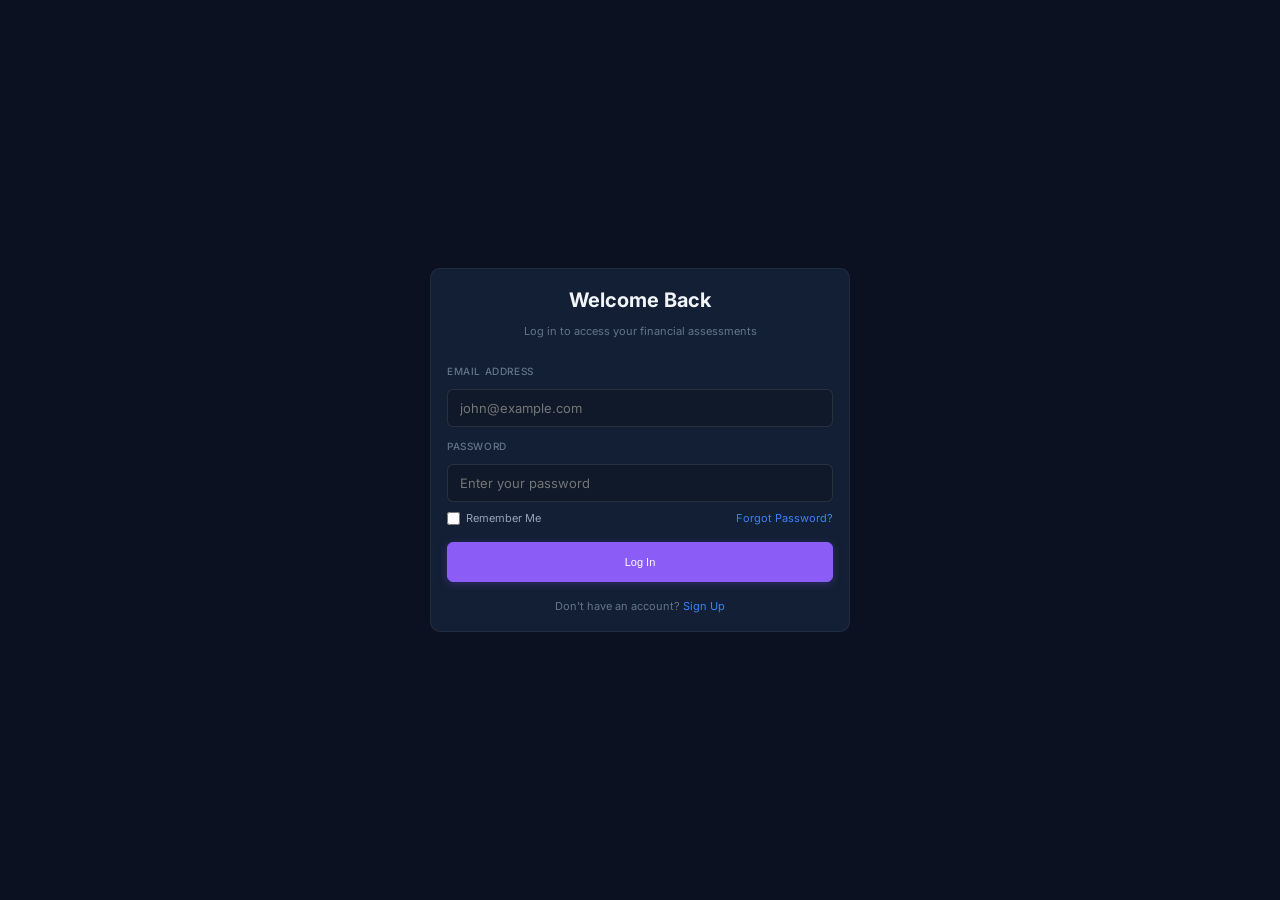
<file: frontend/ask_ai.html>
<!DOCTYPE html>
<html lang="en">
<head>
  <meta charset="UTF-8">
  <meta name="viewport" content="width=device-width, initial-scale=1.0">
  <title>Financial Report Assistant — Ask AI</title>
  
  <!-- Inter Font from Google Fonts -->
  <link rel="preconnect" href="https://fonts.googleapis.com">
  <link rel="preconnect" href="https://fonts.gstatic.com" crossorigin>
  <link href="https://fonts.googleapis.com/css2?family=Inter:wght@400;500;600;700&display=swap" rel="stylesheet">
  
  <!-- CSS Stylesheets -->
  <link rel="stylesheet" href="./css/variables.css">
  <link rel="stylesheet" href="./css/main.css">
  <link rel="stylesheet" href="./css/sidebar.css">
  <link rel="stylesheet" href="./css/header.css">
  <link rel="stylesheet" href="./css/responsive.css">
  <link rel="stylesheet" href="./css/chat.css">
  
  <style>
    .ask-ai-viewport {
      display: flex;
      flex-direction: column;
      height: calc(100vh - 70px);
      position: relative;
      overflow: hidden;
    }

    .welcome-screen {
      display: flex;
      flex-direction: column;
      align-items: center;
      justify-content: center;
      flex: 1;
      text-align: center;
      padding: 32px;
      max-width: 680px;
      margin: auto;
      gap: 24px;
    }

    .welcome-title {
      font-size: 28px;
      font-weight: 700;
      color: var(--text-primary);
      letter-spacing: -0.5px;
    }

    .welcome-subtitle {
      font-size: 14px;
      color: var(--text-muted);
      line-height: 1.5;
    }

    .suggested-prompts-grid {
      display: grid;
      grid-template-columns: 1fr 1fr;
      gap: 12px;
      width: 100%;
      margin-top: 16px;
    }

    @media (max-width: 576px) {
      .suggested-prompts-grid {
        grid-template-columns: 1fr;
      }
    }

    .prompt-card {
      background: var(--bg-card-alt);
      border: 1px solid var(--border-subtle);
      border-radius: var(--radius-md);
      padding: 14px 18px;
      text-align: left;
      cursor: pointer;
      color: var(--text-secondary);
      font-size: 13px;
      transition: all 0.2s ease;
      font-weight: 500;
    }

    .prompt-card:hover {
      background: var(--bg-hover);
      border-color: var(--accent-blue);
      color: var(--text-primary);
      transform: translateY(-1px);
    }

    /* Message Thread viewport (Fix Chat Layout constraint) */
    .convo-container {
      flex: 1;
      overflow-y: auto;
      padding: 24px 32px;
      display: flex;
      flex-direction: column;
      gap: 20px;
      width: 100%;
      max-width: 100%;
      margin: 0;
      box-sizing: border-box;
    }

    /* Assistant Message Bubble */
    .bubble-assistant {
      align-self: flex-start;
      background: var(--bg-card);
      border: 1px solid var(--border-color);
      color: var(--text-primary);
      min-width: 320px;
      max-width: 65%;
      width: fit-content;
      height: auto;
      padding: 12px 16px;
      border-radius: 16px;
      border-bottom-left-radius: 2px;
      display: flex;
      flex-direction: column;
      gap: 8px;
      overflow-wrap: break-word;
      word-break: break-word;
      white-space: pre-wrap;
      line-height: 1.5;
      margin-bottom: 0;
      box-sizing: border-box;
    }

    /* User Message Bubble */
    .bubble-user {
      align-self: flex-end;
      background: var(--accent-blue);
      color: #ffffff;
      max-width: 40%;
      width: fit-content;
      height: auto;
      padding: 12px 16px;
      border-radius: 16px;
      border-bottom-right-radius: 2px;
      display: flex;
      flex-direction: column;
      gap: 6px;
      overflow-wrap: break-word;
      word-break: break-word;
      white-space: pre-wrap;
      margin-bottom: 0;
      box-sizing: border-box;
    }

    /* Responsive dimensions rules */
    @media (max-width: 768px) {
      .bubble-assistant {
        max-width: 85%;
        min-width: 280px;
      }
      .bubble-user {
        max-width: 70%;
      }
    }

    @media (max-width: 480px) {
      .bubble-assistant {
        max-width: 90%;
        min-width: 240px;
      }
      .bubble-user {
        max-width: 80%;
      }
    }

    /* Bottom sticky bar input container */
    .sticky-chat-bar {
      position: sticky;
      bottom: 24px;
      background: var(--bg-card);
      border: 1px solid var(--border-medium);
      border-radius: 24px;
      padding: 12px 18px;
      display: flex;
      flex-direction: column;
      gap: 8px;
      box-shadow: 0 -10px 30px rgba(0, 0, 0, 0.15);
      max-width: 760px;
      width: calc(100% - 64px);
      margin: 0 auto 24px auto;
      z-index: 10;
      box-sizing: border-box;
      flex-shrink: 0;
    }

    .sticky-bar-input-row {
      display: flex;
      align-items: center;
      gap: 12px;
    }

    .chat-textarea {
      flex: 1;
      background: transparent;
      border: none;
      resize: none;
      outline: none;
      color: var(--text-primary);
      font-size: 14px;
      font-family: inherit;
      line-height: 1.4;
      height: 24px;
      max-height: 120px;
    }

    .icon-btn-disabled {
      color: var(--text-muted);
      cursor: not-allowed;
      opacity: 0.4;
    }

    .chat-meta-bar {
      display: flex;
      justify-content: space-between;
      align-items: center;
      font-size: 11px;
      color: var(--text-muted);
      padding: 0 4px;
      margin-top: 4px;
    }

    .badge-status {
      font-size: 10px;
      font-weight: 600;
      padding: 2px 6px;
      border-radius: 4px;
    }
  </style>
</head>
<body>
  <div class="app-container">
    
    <!-- Sidebar navigation -->
    <aside id="sidebar-container" class="sidebar"></aside>
    
    <!-- Main content viewport -->
    <main class="main-content">
      <div style="display: flex; flex-direction: column; flex: 1; overflow: hidden; height: 100%;">
        
        <!-- Header -->
        <header id="header-container" class="header"></header>
        
        <!-- Viewport Container -->
        <div class="ask-ai-viewport">
          
          <!-- Centered Welcome Screen -->
          <div class="welcome-screen" id="chat-welcome-screen">
            <div class="welcome-title">Financial Report Assistant</div>
            <div class="welcome-subtitle" id="welcome-subtitle-text">
              Ask anything about the uploaded financial report.
            </div>
            
            <div class="suggested-prompts-grid" id="welcome-prompts-grid">
              <div class="prompt-card" data-prompt="Summarize this report">Summarize Report</div>
              <div class="prompt-card" data-prompt="What are the key risks?">Show Risks</div>
              <div class="prompt-card" data-prompt="Explain Revenue">Explain Revenue</div>
              <div class="prompt-card" data-prompt="Why is Recommendation BUY?">Explain Recommendation</div>
              <div class="prompt-card" data-prompt="Compare with competitors">Compare Competitors</div>
            </div>
          </div>

          <!-- Dynamic Chat Thread Area -->
          <div class="convo-container" id="chat-conversation-view" style="display: none;">
            <!-- Message bubbles appended here -->
          </div>

          <!-- ChatGPT Bottom Sticky Bar -->
          <div class="sticky-chat-bar">
            <div class="sticky-bar-input-row">
              <!-- Disabled Paperclip Icon -->
              <button class="icon-btn-disabled" type="button" title="Upload attachments (disabled)" style="background:none; border:none; display:flex; align-items:center;">
                <svg class="lucide lucide-paperclip" xmlns="http://www.w3.org/2000/svg" viewBox="0 0 24 24" fill="none" stroke="currentColor" stroke-width="2" stroke-linecap="round" stroke-linejoin="round" style="width: 18px; height: 18px;"><path d="m21.44 11.05-9.19 9.19a6 6 0 0 1-8.49-8.49l8.57-8.57A4 4 0 1 1 18 8.84l-8.59 8.57a2 2 0 0 1-2.83-2.83l8.49-8.48"/></svg>
              </button>

              <textarea 
                id="ask-chat-textarea" 
                placeholder="Ask the Financial Assistant..." 
                rows="1"
                class="chat-textarea"
              ></textarea>

              <!-- Send Button -->
              <button id="btn-ask-send" class="btn btn-filled" style="padding: 6px 12px; border-radius: 12px; font-size: 12px; display: inline-flex; align-items: center; gap: 6px; cursor: pointer;">
                <svg class="lucide lucide-arrow-up" xmlns="http://www.w3.org/2000/svg" viewBox="0 0 24 24" fill="none" stroke="currentColor" stroke-width="2.5" stroke-linecap="round" stroke-linejoin="round" style="width: 14px; height: 14px;"><line x1="12" x2="12" y1="19" y2="5"/><polyline points="5 12 12 5 19 12"/></svg>
                Send
              </button>
            </div>

            <!-- Meta details row under input -->
            <div class="chat-meta-bar">
              <div>
                PDF: <span id="chat-pdf-badge" class="badge-status" style="background:rgba(229, 62, 62,0.1); color:var(--accent-red);">Not Loaded</span>
                <span id="chat-company-indicator" style="margin-left: 8px; font-weight: 500;"></span>
              </div>
              <div style="display: flex; gap: 12px; align-items: center;">
                <span id="chat-history-count">0 turns</span>
                <span style="cursor: pointer; color: var(--accent-red); font-weight: 500;" id="btn-chat-reset-action">Clear Chat</span>
              </div>
            </div>
          </div>

        </div>

      </div>
    </main>
    
  </div>

  <script type="module" src="./js/ask_ai.js"></script>
</body>
</html>
</file>
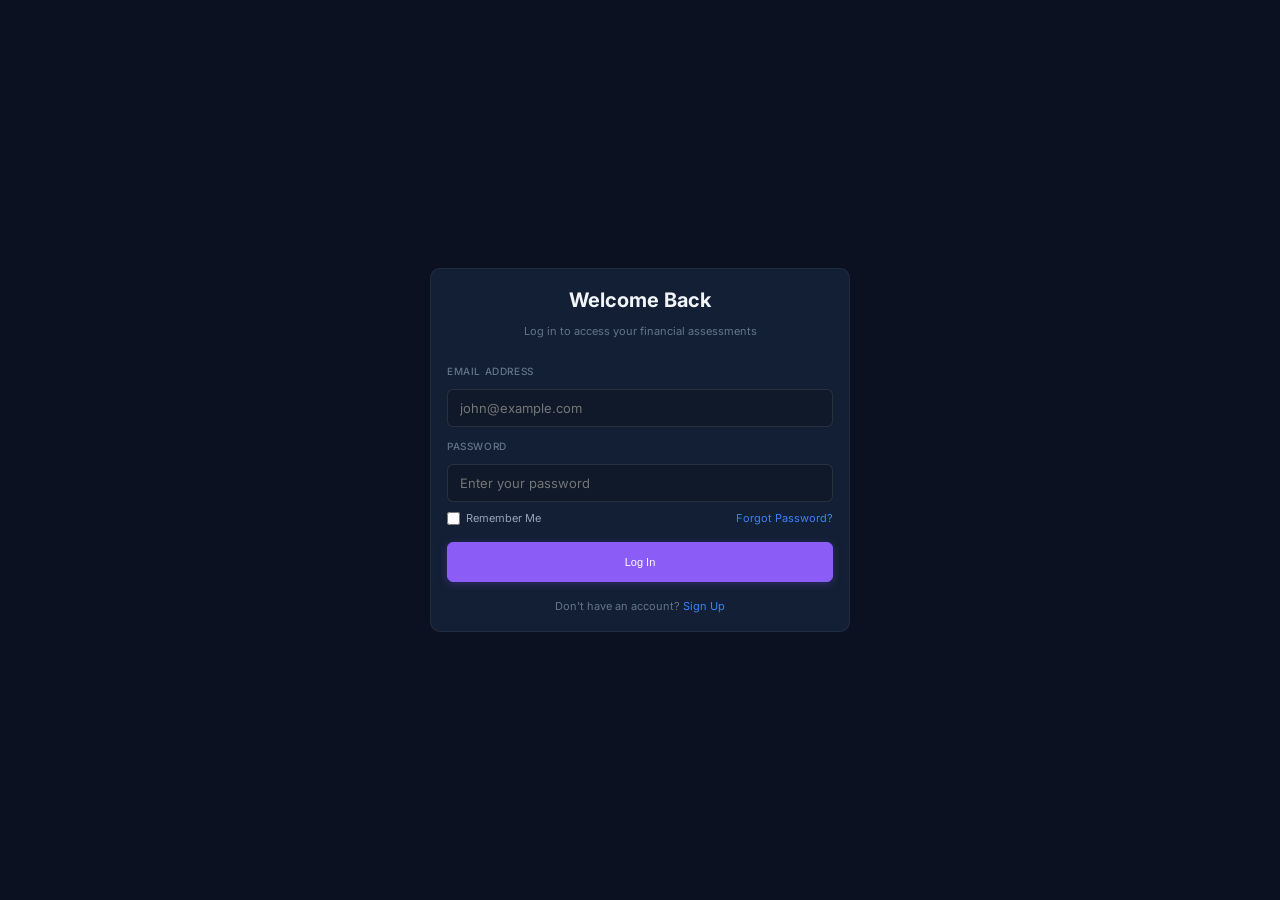
<file: frontend/health.html>
<!DOCTYPE html>
<html lang="en">
<head>
  <meta charset="UTF-8">
  <meta name="viewport" content="width=device-width, initial-scale=1.0">
  <title>Investor Financial Health | Enterprise Analyst</title>
  
  <!-- Inter Font from Google Fonts -->
  <link rel="preconnect" href="https://fonts.googleapis.com">
  <link rel="preconnect" href="https://fonts.gstatic.com" crossorigin>
  <link href="https://fonts.googleapis.com/css2?family=Inter:wght@400;500;600;700&display=swap" rel="stylesheet">
  
  <!-- CSS Stylesheets -->
  <link rel="stylesheet" href="./css/variables.css">
  <link rel="stylesheet" href="./css/main.css">
  <link rel="stylesheet" href="./css/sidebar.css">
  <link rel="stylesheet" href="./css/header.css">
  <link rel="stylesheet" href="./css/cards.css">
  <link rel="stylesheet" href="./css/table.css">
  <link rel="stylesheet" href="./css/responsive.css">
  
  <style>
    /* 15-20 Seconds Scan Bloomberg Theme overrides */
    .dashboard-scroll {
      padding: 32px !important;
      display: flex !important;
      flex-direction: column !important;
      gap: 28px !important;
      height: auto !important;
      max-height: none !important;
      overflow-y: auto !important;
    }
    
    .health-section-card {
      background: var(--bg-card);
      border: 1px solid var(--border-color);
      border-radius: var(--radius-md);
      padding: 24px;
      box-shadow: 0 4px 20px rgba(0, 0, 0, 0.2);
      display: flex;
      flex-direction: column;
      gap: 16px;
    }
    
    .opinion-card-highlight {
      border: 2px solid var(--accent-blue) !important;
      box-shadow: 0 8px 32px rgba(59, 130, 246, 0.15) !important;
    }
    
    .section-header {
      display: flex;
      flex-direction: column;
      gap: 4px;
      border-bottom: 1px solid var(--border-color);
      padding-bottom: 12px;
    }
    
    .section-title {
      font-size: 22px;
      font-weight: 700;
      color: var(--text-primary);
      margin: 0;
    }
    
    .section-subtitle {
      font-size: 14px;
      color: var(--text-muted);
      margin: 0;
    }
    
    .section-content {
      margin-top: 4px;
    }

    /* Score cards grid */
    .pillars-grid {
      display: grid;
      grid-template-columns: repeat(4, 1fr);
      gap: 24px;
    }
    @media (max-width: 992px) {
      .pillars-grid {
        grid-template-columns: repeat(2, 1fr);
      }
    }
    @media (max-width: 576px) {
      .pillars-grid {
        grid-template-columns: 1fr;
      }
    }
    
    .pillar-score-card {
      background: var(--bg-card-alt);
      border: 1px solid var(--border-color);
      border-radius: var(--radius-sm);
      padding: 24px;
      text-align: center;
      display: flex;
      flex-direction: column;
      align-items: center;
      justify-content: center;
      gap: var(--space-2);
    }
    
    .pillar-score-label {
      font-size: 12px;
      color: var(--text-muted);
      text-transform: uppercase;
      letter-spacing: 0.05em;
      font-weight: 600;
    }
    
    .pillar-score-value {
      font-size: 36px;
      font-weight: 700;
      color: var(--text-primary);
      margin: 4px 0;
    }

    /* Columns grids */
    .grid-2col {
      display: grid;
      grid-template-columns: 1fr 1fr;
      gap: 24px;
    }
    @media (max-width: 768px) {
      .grid-2col {
        grid-template-columns: 1fr;
      }
    }

    .bullet-item {
      display: flex;
      align-items: flex-start;
      gap: var(--space-3);
      line-height: 1.7;
      font-size: 13.5px;
      margin-bottom: var(--space-2);
    }
    .bullet-item svg {
      flex-shrink: 0;
      width: 14px;
      height: 14px;
      margin-top: 4px;
    }

    /* Tables custom style */
    .competitor-table {
      width: 100%;
      border-collapse: collapse;
      text-align: left;
    }
    .competitor-table th {
      font-size: 13px;
      font-weight: 600;
      color: var(--text-muted);
      text-transform: uppercase;
      letter-spacing: 0.05em;
      padding: 12px 16px;
      border-bottom: 1px solid var(--border-medium);
      position: sticky;
      top: 0;
      background: var(--bg-card);
      z-index: 1;
    }
    .competitor-table td {
      padding: 14px 16px;
      border-bottom: 1px solid var(--border-subtle);
      font-size: 13px;
      vertical-align: middle;
    }
    .competitor-table tbody tr:nth-child(even) {
      background: rgba(255, 255, 255, 0.015);
    }
    
    /* Checklist */
    .checklist-columns {
      display: grid;
      grid-template-columns: 1fr 1fr;
      gap: 16px 24px;
    }
    @media (max-width: 576px) {
      .checklist-columns {
        grid-template-columns: 1fr;
      }
    }
    .checklist-item {
      display: flex;
      align-items: center;
      gap: 12px;
      font-size: 13.5px;
      color: var(--text-secondary);
    }
    .checklist-item svg {
      width: 15px;
      height: 15px;
      flex-shrink: 0;
    }
    .checklist-pass svg {
      color: var(--accent-green);
    }
    .checklist-fail svg {
      color: var(--text-muted);
    }

    /* Watchlist alert boxes */
    .watchlist-alert-card {
      background: rgba(255, 255, 255, 0.01);
      border: 1px solid var(--border-color);
      border-radius: var(--radius-sm);
      padding: 16px;
      display: flex;
      gap: 16px;
      align-items: flex-start;
    }
    .watchlist-alert-icon {
      font-size: 16px;
      line-height: 1;
    }
    .watchlist-alert-body {
      display: flex;
      flex-direction: column;
      gap: 4px;
    }
    .watchlist-alert-title {
      font-weight: 600;
      font-size: 13.5px;
    }
    .watchlist-alert-desc {
      color: var(--text-secondary);
      font-size: 12.5px;
      line-height: 1.4;
    }
  </style>
</head>
<body>
  <div class="app-container">
    
    <!-- Sidebar navigation placeholder -->
    <aside id="sidebar-container" class="sidebar"></aside>
    
    <!-- Main content detailed viewport -->
    <main class="main-content">
      <div style="display: flex; flex-direction: column; flex: 1; overflow: hidden; height: 100%;">
        
        <!-- Header Dynamic Binder -->
        <header id="header-container" class="header"></header>
        
        <!-- Scrollable explorer viewport -->
        <div class="dashboard-scroll">
          
          <!-- 1. Financial Health Score Overview Header -->
          <div class="health-section-card">
            <div class="section-header">
              <h2 class="section-title">Financial Health Score</h2>
              <p class="section-subtitle">Overall score of investor safety and returns metrics</p>
            </div>
            <div class="section-content">
              <div class="health-quality-panel" style="margin-bottom: 0;">
                <!-- Overall Score -->
                <div class="quality-card quality-card-large">
                  <div class="field-label" style="font-size: 12px;">Overall Health Score</div>
                  <div class="flex items-center gap-3">
                    <span class="quality-val" id="health-overall-score" style="font-size: 36px; font-weight: 700; color: var(--text-primary);">--</span>
                    <span class="badge badge-blue" id="health-confidence" style="font-size: 12px; padding: 4px 8px;">95% Confidence</span>
                  </div>
                </div>
                <!-- Status Badge -->
                <div class="quality-card">
                  <div class="field-label" style="font-size: 12px;">Status Classification</div>
                  <span id="health-overall-status" style="font-size: 18px; font-weight: 700; margin-top: 4px; display: inline-block;">--</span>
                </div>
                <!-- Data Sources -->
                <div class="quality-card">
                  <div class="field-label" style="font-size: 12px;">Data Sources</div>
                  <div style="display: flex; gap: var(--space-1.5); margin-top: var(--space-2);">
                    <span class="badge badge-blue">PDF</span>
                    <span class="badge badge-blue">Calculated</span>
                    <span class="badge badge-blue">API</span>
                  </div>
                </div>
              </div>
            </div>
          </div>

          <!-- 2. Executive Health Summary Card -->
          <div class="health-section-card">
            <div class="section-header">
              <h2 class="section-title">Executive Health Summary</h2>
              <p class="section-subtitle">AI-assisted analysis of the company's financial balance sheets</p>
            </div>
            <div class="section-content">
              <div class="body-text" id="health-summary-paragraphs" style="line-height: 1.6; color: var(--text-secondary); font-size: 14px;">
                Loading health statistics...
              </div>
            </div>
          </div>

          <!-- 3. Health Pillars Grid -->
          <div class="health-section-card">
            <div class="section-header">
              <h2 class="section-title">Health Pillars</h2>
              <p class="section-subtitle">Key corporate analysis categories computed dynamically from ratio calculations</p>
            </div>
            <div class="section-content">
              <div class="pillars-grid">
                <div class="pillar-score-card">
                  <span class="pillar-score-label">Profitability</span>
                  <span class="pillar-score-value" id="pillar-score-profitability">--</span>
                  <span class="badge badge-hold" id="pillar-badge-profitability">N/A</span>
                </div>
                <div class="pillar-score-card">
                  <span class="pillar-score-label">Liquidity</span>
                  <span class="pillar-score-value" id="pillar-score-liquidity">--</span>
                  <span class="badge badge-hold" id="pillar-badge-liquidity">N/A</span>
                </div>
                <div class="pillar-score-card">
                  <span class="pillar-score-label">Efficiency</span>
                  <span class="pillar-score-value" id="pillar-score-efficiency">--</span>
                  <span class="badge badge-hold" id="pillar-badge-efficiency">N/A</span>
                </div>
                <div class="pillar-score-card">
                  <span class="pillar-score-label">Solvency</span>
                  <span class="pillar-score-value" id="pillar-score-solvency">--</span>
                  <span class="badge badge-hold" id="pillar-badge-solvency">N/A</span>
                </div>
              </div>
            </div>
          </div>

          <!-- 4. Strengths & Weaknesses Grid -->
          <div class="grid-2col">
            <div class="health-section-card">
              <div class="section-header">
                <h2 class="section-title" style="color: var(--accent-green); display: flex; align-items: center; gap: 8px;">
                  <svg class="lucide lucide-check" xmlns="http://www.w3.org/2000/svg" viewBox="0 0 24 24" fill="none" stroke="currentColor" stroke-width="3" stroke-linecap="round" stroke-linejoin="round" style="width: 18px; height: 18px;"><polyline points="20 6 9 17 4 12"/></svg>
                  Key Strengths
                </h2>
                <p class="section-subtitle">Positive return metrics and strong margins</p>
              </div>
              <div class="section-content">
                <div class="list-container" id="health-strengths-container">
                  <!-- Dynamically populated -->
                </div>
              </div>
            </div>
            <div class="health-section-card">
              <div class="section-header">
                <h2 class="section-title" style="color: var(--accent-red); display: flex; align-items: center; gap: 8px;">
                  <svg class="lucide lucide-alert-triangle" xmlns="http://www.w3.org/2000/svg" viewBox="0 0 24 24" fill="none" stroke="currentColor" stroke-width="2.5" stroke-linecap="round" stroke-linejoin="round" style="width: 18px; height: 18px;"><path d="m21.73 18-8-14a2 2 0 0 0-3.48 0l-8 14A2 2 0 0 0 4 21h16a2 2 0 0 0 1.73-3Z"/><line x1="12" x2="12" y1="9" y2="13"/><line x1="12" x2="12.01" y1="17" y2="17"/></svg>
                  Areas to Monitor
                </h2>
                <p class="section-subtitle">Identified vulnerabilities and leverage warnings</p>
              </div>
              <div class="section-content">
                <div class="list-container" id="health-weaknesses-container">
                  <!-- Dynamically populated -->
                </div>
              </div>
            </div>
          </div>

          <!-- 5. Stability Matrix Card -->
          <div class="health-section-card">
            <div class="section-header">
              <h2 class="section-title">Financial Stability Matrix</h2>
              <p class="section-subtitle">Breakdown of operational, debt, and cash flow consistency parameters</p>
            </div>
            <div class="section-content">
              <div class="competitor-table-container" style="margin-top: 0;">
                <table class="competitor-table" id="stability-table-el">
                  <thead>
                    <tr>
                      <th style="text-align: left;">Metric</th>
                      <th style="text-align: center; width: 120px;">Status</th>
                      <th style="text-align: left;">Reason</th>
                    </tr>
                  </thead>
                  <tbody id="stability-tbody">
                    <!-- Dynamic rows -->
                  </tbody>
                </table>
              </div>
            </div>
          </div>

          <!-- 6. Area Trend Card -->
          <div class="health-section-card">
            <div class="section-header">
              <h2 class="section-title">Area Trend Summary</h2>
              <p class="section-subtitle">Year-over-year vector direction indicators across core operational pillars</p>
            </div>
            <div class="section-content">
              <div class="competitor-table-container" style="margin-top: 0;">
                <table class="competitor-table" id="trend-table-el">
                  <thead>
                    <tr>
                      <th style="text-align: left;">Area</th>
                      <th style="text-align: center; width: 150px;">Trend</th>
                    </tr>
                  </thead>
                  <tbody id="trend-tbody">
                    <!-- Dynamic rows -->
                  </tbody>
                </table>
              </div>
            </div>
          </div>

          <!-- 7. Health Checklist Card -->
          <div class="health-section-card">
            <div class="section-header">
              <h2 class="section-title">Health Checklist</h2>
              <p class="section-subtitle">Essential corporate checkpoints and accounting parameters</p>
            </div>
            <div class="section-content">
              <div class="checklist-columns" id="checklist-grid-container">
                <!-- Dynamic checklist items -->
              </div>
            </div>
          </div>

          <!-- 8. Investor Watchlist Card -->
          <div class="health-section-card">
            <div class="section-header">
              <h2 class="section-title">Investor Watchlist</h2>
              <p class="section-subtitle">Key highlights and trigger areas requiring ongoing investor surveillance</p>
            </div>
            <div class="section-content">
              <div style="display: flex; flex-direction: column; gap: 16px;" id="watchlist-container">
                <!-- Dynamic watchlist items -->
              </div>
            </div>
          </div>

          <!-- 9. AI Opinion Card & Investor Action Banner -->
          <div class="health-section-card opinion-card-highlight">
            <div class="section-header" style="border-bottom-color: rgba(59, 130, 246, 0.25);">
              <h2 class="section-title">AI Investment Health Opinion</h2>
              <p class="section-subtitle">Weighted verdict based on calculated corporate financial records</p>
            </div>
            <div class="section-content">
              <p class="body-text" id="ai-opinion-text" style="color: var(--text-secondary); line-height: 1.6; font-size: 14px; margin-bottom: 24px;"></p>
              
              <div style="display: flex; flex-direction: column; gap: 8px;">
                <span class="field-label" style="font-size: 11px; text-transform: uppercase; letter-spacing: 0.05em; color: var(--text-muted); font-weight: 600;">Investor Action Recommendation</span>
                <div class="action-card" id="action-recommendation-box" style="display: flex; align-items: center; justify-content: space-between; padding: 18px 24px; border-radius: var(--radius-sm); border: 1px solid var(--border-medium); background: rgba(0, 229, 255, 0.02); font-size: 14px; font-weight: 600; margin-top: 4px;">
                  <!-- Dynamically populated -->
                </div>
              </div>
            </div>
          </div>

        </div>
      </div>
    </main>
    
  </div>

  <script type="module" src="./js/health.js"></script>
</body>
</html>
</file>
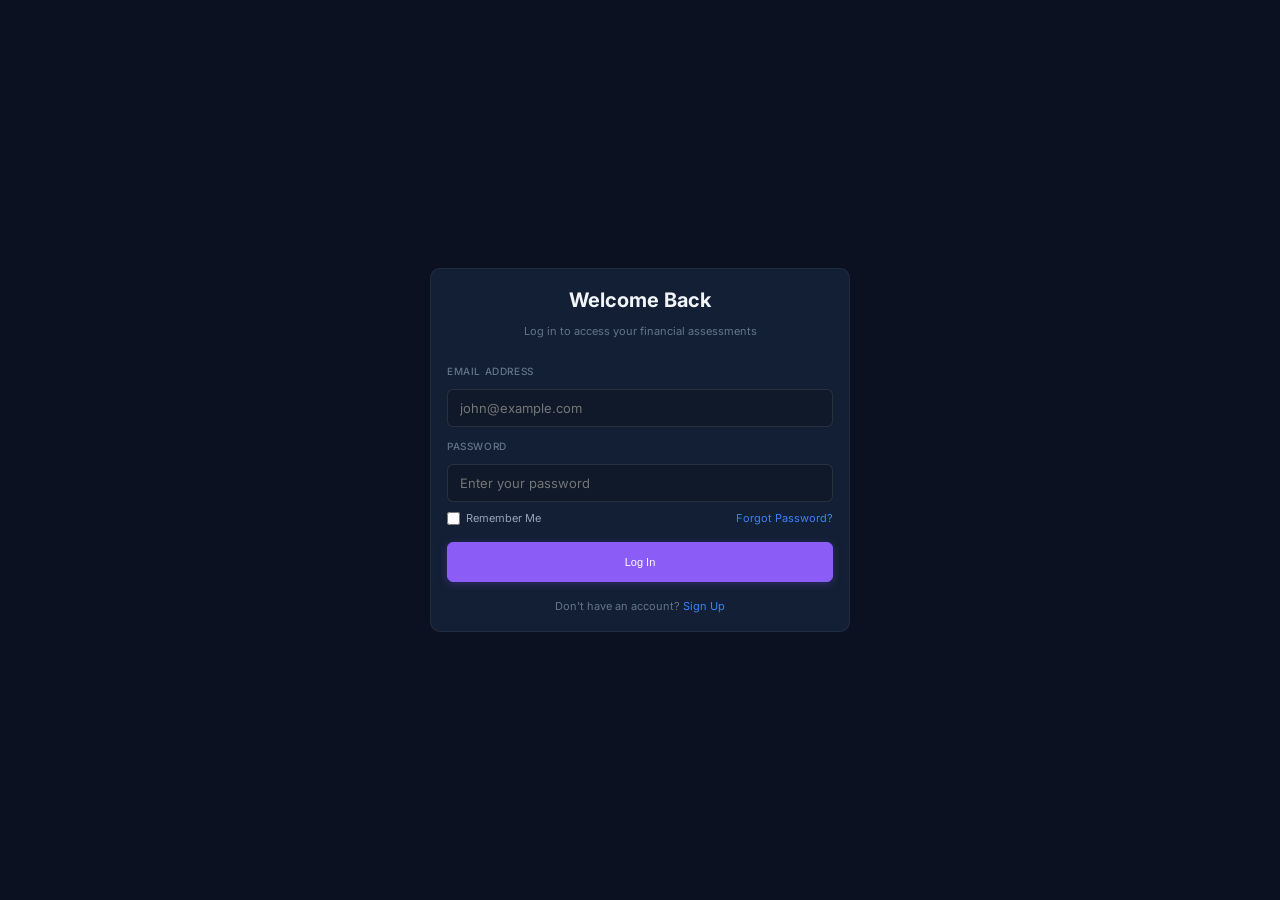
<file: frontend/login.html>
<!DOCTYPE html>
<html lang="en">
<head>
  <meta charset="UTF-8">
  <meta name="viewport" content="width=device-width, initial-scale=1.0">
  <title>Log In - Multi-Agent Financial Analysis System</title>
  
  <!-- Inter Font from Google Fonts -->
  <link rel="preconnect" href="https://fonts.googleapis.com">
  <link rel="preconnect" href="https://fonts.gstatic.com" crossorigin>
  <link href="https://fonts.googleapis.com/css2?family=Inter:wght@400;500;600;700&display=swap" rel="stylesheet">
  
  <!-- CSS Stylesheets -->
  <link rel="stylesheet" href="./css/variables.css">
  <link rel="stylesheet" href="./css/main.css">
  <link rel="stylesheet" href="./css/header.css">
  <link rel="stylesheet" href="./css/cards.css">
  <link rel="stylesheet" href="./css/upload.css">
  <link rel="stylesheet" href="./css/animations.css">
  
  <style>
    .auth-wrapper {
      display: flex;
      flex-direction: column;
      align-items: center;
      justify-content: center;
      min-height: 100vh;
      width: 100vw;
      background: var(--bg-base);
      padding: var(--space-4);
    }
    
    .auth-container {
      max-width: 420px;
      width: 100%;
    }
    
    .auth-header {
      text-align: center;
      margin-bottom: var(--space-6);
    }
    
    .auth-header h1 {
      font-size: var(--font-size-xl);
      font-weight: var(--font-weight-bold);
      color: var(--text-primary);
      margin-bottom: var(--space-2);
    }
    
    .auth-header p {
      font-size: var(--font-size-sm);
      color: var(--text-muted);
    }
    
    .alert {
      padding: var(--space-3);
      border-radius: 6px;
      font-size: var(--font-size-sm);
      margin-bottom: var(--space-4);
      display: none;
    }
    
    .alert-error {
      background: rgba(239, 68, 68, 0.1);
      border: 1px solid rgba(239, 68, 68, 0.3);
      color: var(--accent-red);
    }
    
    .alert-success {
      background: rgba(16, 185, 129, 0.1);
      border: 1px solid rgba(16, 185, 129, 0.3);
      color: var(--accent-green);
    }
    
    .alert-warning {
      background: rgba(245, 158, 11, 0.1);
      border: 1px solid rgba(245, 158, 11, 0.3);
      color: var(--accent-yellow);
    }
    
    .form-options {
      display: flex;
      justify-content: space-between;
      align-items: center;
      margin-top: var(--space-2);
      margin-bottom: var(--space-4);
      font-size: var(--font-size-sm);
    }
    
    .checkbox-container {
      display: flex;
      align-items: center;
      gap: 6px;
      cursor: pointer;
      color: var(--text-secondary);
      user-select: none;
    }
    
    .checkbox-container input {
      cursor: pointer;
    }
    
    .forgot-link {
      color: var(--accent-blue);
      text-decoration: none;
    }
    
    .forgot-link:hover {
      text-decoration: underline;
    }
    
    .auth-footer {
      text-align: center;
      margin-top: var(--space-4);
      font-size: var(--font-size-sm);
      color: var(--text-muted);
    }
    
    .auth-footer a {
      color: var(--accent-blue);
      text-decoration: none;
    }
    
    .auth-footer a:hover {
      text-decoration: underline;
    }
  </style>
</head>
<body>
  <div class="auth-wrapper">
    <div class="auth-container card animate-fade-in">
      <div class="auth-header">
        <h1>Welcome Back</h1>
        <p>Log in to access your financial assessments</p>
      </div>
      
      <div id="alert-box" class="alert"></div>
      
      <form id="login-form">
        <div class="form-group">
          <label class="field-label" for="login-email">Email Address</label>
          <input type="email" class="form-input" id="login-email" placeholder="john@example.com" required autocomplete="email" />
        </div>
        
        <div class="form-group" style="margin-bottom: var(--space-2);">
          <label class="field-label" for="login-password">Password</label>
          <input type="password" class="form-input" id="login-password" placeholder="Enter your password" required autocomplete="current-password" />
        </div>
        
        <div class="form-options">
          <label class="checkbox-container">
            <input type="checkbox" id="remember-me" />
            <span>Remember Me</span>
          </label>
          <a href="#" class="forgot-link" id="forgot-btn">Forgot Password?</a>
        </div>
        
        <button type="submit" class="btn btn-filled w-full" style="height: 40px;" id="btn-submit">
          Log In
        </button>
      </form>
      
      <div class="auth-footer">
        Don't have an account? <a href="signup.html">Sign Up</a>
      </div>
    </div>
  </div>

  <script>
    // Handle session expired checks
    window.addEventListener('DOMContentLoaded', () => {
      const urlParams = new URLSearchParams(window.location.search);
      if (urlParams.get('expired') === 'true') {
        showWarning('Session expired. Please login again.');
      }
      
      // Load saved email if Remember Me was previously checked
      const savedEmail = localStorage.getItem('remembered_email');
      if (savedEmail) {
        document.getElementById('login-email').value = savedEmail;
        document.getElementById('remember-me').checked = true;
      }
      
      // Placeholder warning for Forgot Password
      document.getElementById('forgot-btn').addEventListener('click', (e) => {
        e.preventDefault();
        showWarning('Password recovery is currently disabled.');
      });
    });

    document.getElementById('login-form').addEventListener('submit', async (e) => {
      e.preventDefault();
      
      const email = document.getElementById('login-email').value.trim();
      const password = document.getElementById('login-password').value;
      const rememberMe = document.getElementById('remember-me').checked;
      
      const alertBox = document.getElementById('alert-box');
      const submitBtn = document.getElementById('btn-submit');
      
      alertBox.style.display = 'none';
      alertBox.className = 'alert';
      
      try {
        submitBtn.disabled = true;
        submitBtn.textContent = 'Logging In...';
        
        const apiBase = window.location.port === '8080' ? 'http://localhost:8000/api' : '/api';
        const response = await fetch(`${apiBase}/auth/login`, {
          method: 'POST',
          headers: {
            'Content-Type': 'application/json'
          },
          body: JSON.stringify({ email, password })
        });
        
        const data = await response.json();
        
        if (response.ok) {
          // Store token
          if (rememberMe) {
            localStorage.setItem('remembered_email', email);
            localStorage.setItem('jwt_token', data.access_token);
          } else {
            localStorage.removeItem('remembered_email');
            sessionStorage.setItem('jwt_token', data.access_token);
          }
          
          showSuccess('Login successful! Redirecting...');
          setTimeout(() => {
            window.location.href = 'index.html';
          }, 1000);
        } else {
          const errorMsg = data.detail || 'Invalid email or password.';
          showError(errorMsg);
        }
      } catch (err) {
        showError('Unable to connect to the server. Please try again later.');
        console.error(err);
      } finally {
        submitBtn.disabled = false;
        submitBtn.textContent = 'Log In';
      }
    });
    
    function showError(msg) {
      const alertBox = document.getElementById('alert-box');
      alertBox.textContent = msg;
      alertBox.className = 'alert alert-error';
      alertBox.style.display = 'block';
    }
    
    function showSuccess(msg) {
      const alertBox = document.getElementById('alert-box');
      alertBox.textContent = msg;
      alertBox.className = 'alert alert-success';
      alertBox.style.display = 'block';
    }
    
    function showWarning(msg) {
      const alertBox = document.getElementById('alert-box');
      alertBox.textContent = msg;
      alertBox.className = 'alert alert-warning';
      alertBox.style.display = 'block';
    }
  </script>
</body>
</html>
</file>
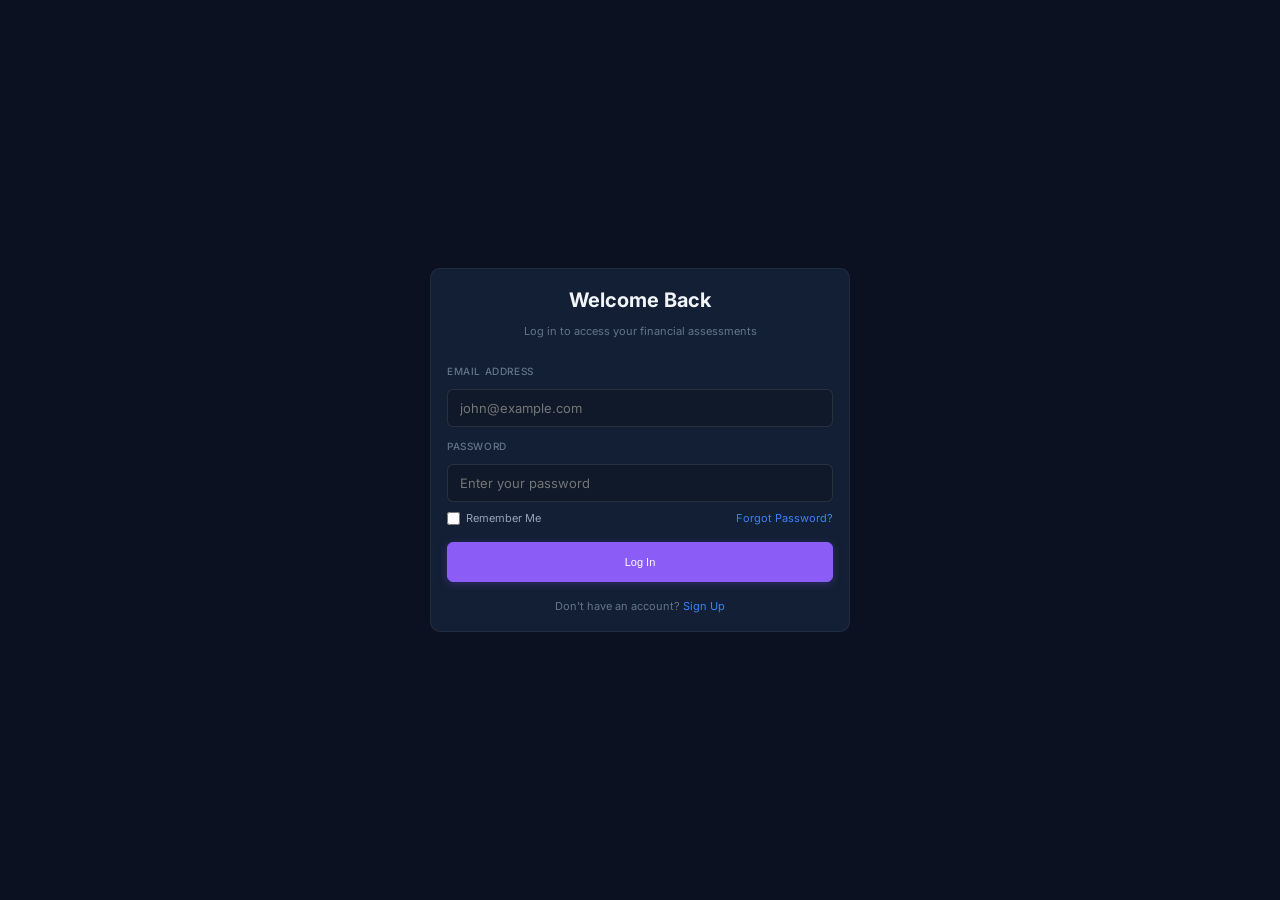
<file: frontend/news.html>
<!DOCTYPE html>
<html lang="en">
<head>
  <meta charset="UTF-8">
  <meta name="viewport" content="width=device-width, initial-scale=1.0">
  <title>Market News & Sentiment — Multi-Agent System</title>
  
  <!-- Inter Font from Google Fonts -->
  <link rel="preconnect" href="https://fonts.googleapis.com">
  <link rel="preconnect" href="https://fonts.gstatic.com" crossorigin>
  <link href="https://fonts.googleapis.com/css2?family=Inter:wght@400;500;600;700&display=swap" rel="stylesheet">
  
  <!-- CSS Stylesheets -->
  <link rel="stylesheet" href="./css/variables.css">
  <link rel="stylesheet" href="./css/main.css">
  <link rel="stylesheet" href="./css/sidebar.css">
  <link rel="stylesheet" href="./css/header.css">
  <link rel="stylesheet" href="./css/cards.css">
  <link rel="stylesheet" href="./css/table.css">
  <link rel="stylesheet" href="./css/responsive.css">
  
  <style>
    .news-dashboard-grid {
      display: grid;
      grid-template-columns: repeat(12, 1fr);
      gap: 24px;
      margin-bottom: 32px;
    }
    .col-12 { grid-column: span 12; }
    .col-8 { grid-column: span 8; }
    .col-4 { grid-column: span 4; }
    
    @media (max-width: 992px) {
      .col-8, .col-4 { grid-column: span 12; }
    }

    .news-control-card {
      background: var(--bg-card);
      border: 1px solid var(--border-color);
      border-radius: var(--radius-md);
      padding: 24px;
      display: flex;
      flex-direction: column;
      gap: 16px;
    }

    .news-articles-card {
      background: var(--bg-card);
      border: 1px solid var(--border-color);
      border-radius: var(--radius-md);
      padding: 24px;
      display: flex;
      flex-direction: column;
      gap: 20px;
    }

    .news-card-item {
      background: var(--bg-card-alt);
      border: 1px solid var(--border-subtle);
      border-radius: var(--radius-sm);
      padding: 20px;
      display: flex;
      flex-direction: column;
      gap: 12px;
      transition: all 0.2s ease;
    }
    .news-card-item:hover {
      border-color: var(--accent-blue);
      box-shadow: 0 4px 12px rgba(59, 130, 246, 0.08);
    }

    .news-headline-link {
      font-size: 16px;
      font-weight: 600;
      color: var(--text-primary);
      text-decoration: none;
      line-height: 1.4;
    }
    .news-headline-link:hover {
      color: var(--accent-blue);
    }
  </style>
</head>
<body>
  <div class="app-container">
    
    <!-- Sidebar navigation -->
    <aside id="sidebar-container" class="sidebar"></aside>
    
    <!-- Main content viewport -->
    <main class="main-content">
      <div style="display: flex; flex-direction: column; flex: 1; overflow: hidden; height: 100%;">
        
        <!-- Header -->
        <header id="header-container" class="header"></header>
        
        <!-- Scrollable content -->
        <div class="dashboard-scroll" style="padding: 32px;">
          
          <div class="news-dashboard-grid">
            
            <!-- Controls & Overview Side Panel -->
            <div class="col-4">
              <div class="news-control-card">
                <div class="card-title" style="margin-bottom: 0;">Sentiment Indicator</div>
                
                <div id="sentiment-overview-container" style="background: var(--bg-card-alt); border: 1px solid var(--border-subtle); padding: 16px; border-radius: var(--radius-sm); text-align: center; display: flex; flex-direction: column; gap: 8px;">
                  <span style="font-size: 12px; color: var(--text-muted); text-transform: uppercase; font-weight: 600;">Overall Sentiment</span>
                  <span id="overall-sentiment-badge" class="badge badge-neutral" style="font-size: 16px; padding: 6px 12px; align-self: center;">NEUTRAL</span>
                  <span id="sentiment-score-val" style="font-size: 32px; font-weight: 700; color: var(--text-primary); margin-top: 8px;">--/100</span>
                  <span style="font-size: 11px; color: var(--text-muted);">Weighted News Index Score</span>
                </div>

                <div class="card-title" style="margin-bottom: 0; margin-top: var(--space-3);">Search & Filter Feed</div>
                <input type="text" id="news-search-input" placeholder="Search news headlines..." style="width: 100%; font-size: 13px; background: var(--bg-card-alt); border: 1px solid var(--border-subtle); padding: 10px 14px; border-radius: 4px; color: var(--text-primary); outline: none;">
                
                <div class="filter-btn-group" style="display: flex; flex-direction: column; gap: var(--space-2);">
                  <button class="btn btn-outline active" data-filter="All" style="text-align: left; justify-content: space-between; display: flex; align-items: center; width: 100%;">
                    <span>All Articles</span>
                    <span id="count-all" class="badge badge-neutral" style="font-size: 9px; padding: 1px 5px;">0</span>
                  </button>
                  <button class="btn btn-outline" data-filter="Positive" style="text-align: left; justify-content: space-between; display: flex; align-items: center; width: 100%; color: var(--accent-green); border-color: rgba(56, 161, 105, 0.2);">
                    <span>Positive Sentiment</span>
                    <span id="count-pos" class="badge badge-positive" style="font-size: 9px; padding: 1px 5px;">0</span>
                  </button>
                  <button class="btn btn-outline" data-filter="Neutral" style="text-align: left; justify-content: space-between; display: flex; align-items: center; width: 100%;">
                    <span>Neutral Sentiment</span>
                    <span id="count-neu" class="badge badge-neutral" style="font-size: 9px; padding: 1px 5px;">0</span>
                  </button>
                  <button class="btn btn-outline" data-filter="Negative" style="text-align: left; justify-content: space-between; display: flex; align-items: center; width: 100%; color: var(--accent-red); border-color: rgba(229, 62, 62, 0.2);">
                    <span>Negative Sentiment</span>
                    <span id="count-neg" class="badge badge-negative" style="font-size: 9px; padding: 1px 5px;">0</span>
                  </button>
                </div>

                <button id="news-refresh-btn" class="btn btn-filled" style="width: 100%; display: flex; justify-content: center; align-items: center; gap: 8px; margin-top: var(--space-2);">
                  <svg class="lucide lucide-refresh-cw" xmlns="http://www.w3.org/2000/svg" viewBox="0 0 24 24" fill="none" stroke="currentColor" stroke-width="2.5" stroke-linecap="round" stroke-linejoin="round" style="width: 13px; height: 13px;"><path d="M3 12a9 9 0 0 1 9-9 9.75 9.75 0 0 1 6.74 2.74L21 8"/><path d="M21 3v5h-5"/><path d="M21 12a9 9 0 0 1-9 9 9.75 9.75 0 0 1-6.74-2.74L3 16"/><path d="M3 21v-5h5"/></svg>
                  Refresh News Feed
                </button>
              </div>
            </div>

            <!-- Articles Feed List -->
            <div class="col-8">
              <div class="news-articles-card">
                <div class="card-title" style="margin-bottom: 0; display: flex; justify-content: space-between; align-items: center;">
                  <span>Latest Regulatory & Sector News</span>
                  <span id="news-status-label" style="font-size: 11px; font-weight: normal; color: var(--text-muted);">Up-to-date</span>
                </div>
                
                <div id="articles-feed-container" style="display: flex; flex-direction: column; gap: var(--space-3.5);">
                  <!-- Populated dynamically -->
                </div>
              </div>
            </div>
            
          </div>

        </div>
      </div>
    </main>
    
  </div>

  <script type="module" src="./js/news.js"></script>
</body>
</html>
</file>
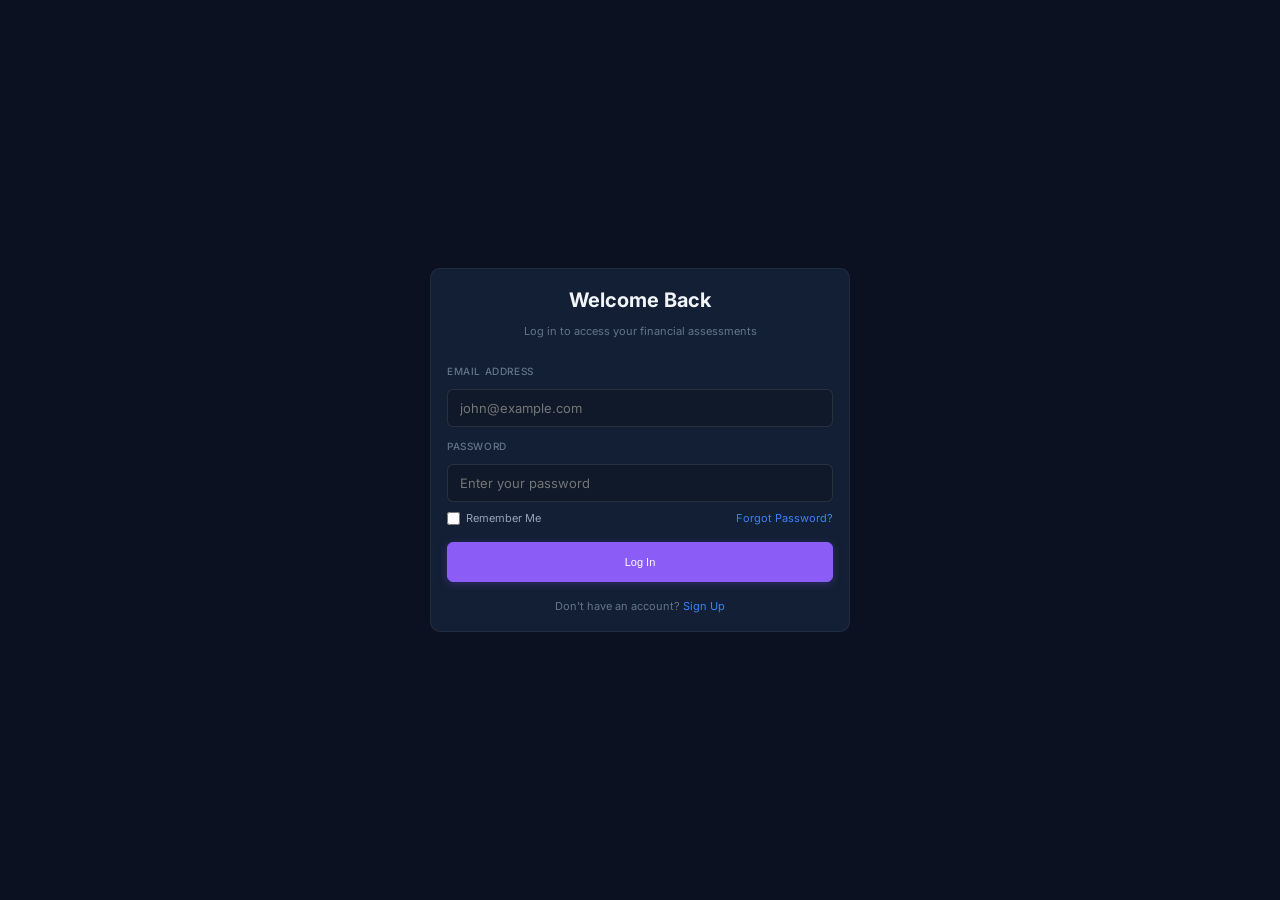
<file: frontend/ratios.html>
<!DOCTYPE html>
<html lang="en">
<head>
  <meta charset="UTF-8">
  <meta name="viewport" content="width=device-width, initial-scale=1.0">
  <title>Investor Ratios Explorer — Multi-Agent System</title>
  
  <!-- Inter Font from Google Fonts -->
  <link rel="preconnect" href="https://fonts.googleapis.com">
  <link rel="preconnect" href="https://fonts.gstatic.com" crossorigin>
  <link href="https://fonts.googleapis.com/css2?family=Inter:wght@400;500;600;700&display=swap" rel="stylesheet">
  
  <!-- CSS Stylesheets -->
  <link rel="stylesheet" href="./css/variables.css">
  <link rel="stylesheet" href="./css/main.css">
  <link rel="stylesheet" href="./css/sidebar.css">
  <link rel="stylesheet" href="./css/header.css">
  <link rel="stylesheet" href="./css/cards.css">
  <link rel="stylesheet" href="./css/charts.css">
  <link rel="stylesheet" href="./css/table.css">
  <link rel="stylesheet" href="./css/responsive.css">
  
  <style>
    /* Compact Enterprise Layout */
    .category-card {
      margin-bottom: var(--space-3);
      border: 1px solid var(--border-color);
      border-radius: var(--radius-md);
      overflow: visible !important;
      height: auto !important;
      max-height: none !important;
      padding: 0 !important;
      background: var(--bg-card);
      transition: box-shadow var(--transition-fast);
    }
    .category-card:hover {
      box-shadow: 0 4px 12px rgba(0, 0, 0, 0.1);
    }
    .category-header {
      padding: var(--space-3) var(--space-4);
      background: var(--bg-card-alt);
      display: flex;
      justify-content: space-between;
      align-items: center;
      cursor: pointer;
      border-bottom: 1px solid var(--border-color);
      transition: background-color var(--transition-fast);
      user-select: none;
    }
    .category-header:hover {
      background: var(--bg-hover);
    }
    .chevron-icon {
      font-size: 12px;
      color: var(--text-muted);
      transition: transform 0.2s ease;
      display: inline-block;
    }
    .category-card.collapsed .chevron-icon {
      transform: rotate(-90deg);
    }
    .category-card.collapsed .category-body {
      display: none !important;
    }
    .category-card.collapsed .category-header {
      border-bottom-color: transparent;
    }
    .category-body {
      padding: var(--space-4) var(--space-5);
      display: flex !important;
      flex-direction: column !important;
      gap: var(--space-3.5) !important;
      height: auto !important;
      max-height: none !important;
      overflow: visible !important;
    }
    .category-title {
      font-size: 15px;
      font-weight: 700;
      color: var(--text-primary);
      margin: 0;
    }
    .category-subtitle {
      font-size: 10.5px;
      color: var(--text-muted);
      margin-top: 1px;
      display: block;
    }
    .category-header-meta {
      display: flex;
      align-items: center;
      gap: var(--space-3);
    }
    .score-val {
      font-size: 18px;
      font-weight: 800;
      color: var(--text-primary);
    }
    
    /* Compact Table Styles */
    .category-table {
      margin-top: var(--space-1);
      width: 100%;
      border-collapse: collapse;
    }
    .category-table th {
      font-size: 10.5px;
      padding: var(--space-2) var(--space-3);
      background: var(--bg-card-alt);
      text-transform: uppercase;
      letter-spacing: 0.03em;
      border-bottom: 1px solid var(--border-color);
    }
    .category-table td {
      font-size: 11px;
      padding: var(--space-2) var(--space-3);
      border-bottom: 1px solid var(--border-color);
    }
    
    .checklist-row {
      display: flex;
      align-items: center;
      gap: var(--space-2);
      padding: var(--space-2) var(--space-3);
      border-radius: var(--radius-sm);
      background: rgba(255, 255, 255, 0.01);
      border: 1px solid var(--border-color);
      margin-bottom: var(--space-1.5);
      font-size: 11.5px;
    }
    .checklist-icon {
      font-size: 12px;
      line-height: 1;
      font-weight: bold;
    }
    
    /* Dropdown alignment */
    .dropdown {
      position: relative;
      display: inline-block;
    }
    .dropdown-content {
      display: none;
      position: absolute;
      right: 0;
      top: calc(100% + 4px);
      background-color: var(--bg-card);
      min-width: 180px;
      box-shadow: 0px 8px 16px 0px rgba(0,0,0,0.5);
      border: 1px solid var(--border-color);
      border-radius: var(--radius-md);
      z-index: 100;
      overflow: hidden;
    }
    .dropdown-content button {
      width: 100%;
      text-align: left;
      background: transparent;
      border: none;
      padding: var(--space-2.5) var(--space-4);
      color: var(--text-secondary);
      cursor: pointer;
      font-size: 12px;
      font-family: inherit;
      transition: background-color var(--transition-fast), color var(--transition-fast);
    }
    .dropdown-content button:hover {
      background-color: var(--bg-hover);
      color: var(--text-primary);
    }
    .dropdown-content.show {
      display: block;
    }
    
    /* Slide Over Drawer Details Panel */
    .drawer-overlay {
      position: fixed;
      top: 0;
      left: 0;
      right: 0;
      bottom: 0;
      background: rgba(0, 0, 0, 0.6);
      backdrop-filter: blur(4px);
      z-index: 1000;
      opacity: 0;
      pointer-events: none;
      transition: opacity 0.3s ease;
    }
    .drawer-overlay.open {
      opacity: 1;
      pointer-events: auto;
    }
    .drawer-panel {
      position: fixed;
      top: 0;
      right: -460px;
      width: 450px;
      height: 100%;
      background: var(--bg-card);
      border-left: 1px solid var(--border-color);
      box-shadow: -10px 0 30px rgba(0, 0, 0, 0.5);
      z-index: 1001;
      transition: right 0.3s cubic-bezier(0.4, 0, 0.2, 1);
      display: flex;
      flex-direction: column;
    }
    @media (max-width: 480px) {
      .drawer-panel {
        width: 100%;
        right: -100%;
      }
    }
    .drawer-panel.open {
      right: 0;
    }
    .drawer-header {
      padding: var(--space-4);
      border-bottom: 1px solid var(--border-color);
      display: flex;
      justify-content: space-between;
      align-items: center;
      background: var(--bg-card-alt);
    }
    .drawer-close {
      background: transparent;
      border: none;
      color: var(--text-muted);
      cursor: pointer;
      padding: var(--space-1);
      border-radius: var(--radius-sm);
      display: flex;
      align-items: center;
      justify-content: center;
      transition: all 0.2s ease;
    }
    .drawer-close:hover {
      color: var(--text-primary);
      background: var(--bg-hover);
    }
    .drawer-body {
      padding: var(--space-4) var(--space-5);
      overflow-y: auto;
      flex: 1;
    }
    .drawer-section {
      margin-bottom: var(--space-3.5);
    }
    .drawer-section-title {
      font-size: 9.5px;
      font-weight: 700;
      letter-spacing: 0.05em;
      text-transform: uppercase;
      color: var(--text-muted);
      display: block;
      margin-bottom: var(--space-1.5);
    }
    .drawer-val-grid {
      display: grid;
      grid-template-columns: repeat(2, 1fr);
      gap: var(--space-2.5);
      margin-bottom: var(--space-3);
    }
    .drawer-val-box {
      background: var(--bg-card-alt);
      border: 1px solid var(--border-color);
      padding: var(--space-2.5);
      border-radius: var(--radius-sm);
      display: flex;
      flex-direction: column;
      gap: 2px;
    }
    .drawer-investor-box {
      background: rgba(99, 102, 241, 0.03);
      border: 1px solid rgba(99, 102, 241, 0.15);
      padding: var(--space-3);
      border-radius: var(--radius-sm);
      color: var(--text-secondary);
      font-size: 11.5px;
      line-height: 1.5;
    }
    
    @media print {
      body {
        background: #fff !important;
        color: #000 !important;
      }
      .sidebar,
      .header-actions,
      #export-dropdown-btn,
      #btn-back-dashboard,
      .dropdown,
      .drawer-overlay,
      .drawer-panel {
        display: none !important;
      }
      .main-content {
        margin: 0 !important;
        padding: 0 !important;
        width: 100% !important;
      }
      .category-card {
        border: 1px solid #ccc !important;
        margin-bottom: var(--space-4) !important;
        page-break-inside: avoid !important;
        background: #fff !important;
      }
      .category-body {
        display: flex !important;
      }
      .chevron-icon {
        display: none !important;
      }
      .category-header {
        background: #f0f0f0 !important;
        border-bottom: 1px solid #ccc !important;
        color: #000 !important;
      }
      .category-title {
        color: #000 !important;
      }
      .score-val {
        color: #000 !important;
      }
      .category-table th, .category-table td {
        border-bottom: 1px solid #ccc !important;
        color: #000 !important;
      }
    }
    .interpretation-item {
      display: flex;
      justify-content: space-between;
      border-bottom: 1px solid var(--border-color);
      padding: var(--space-2) 0;
      font-size: 11.5px;
    }
    .interpretation-item:last-child {
      border-bottom: none;
    }
    .conclusion-card {
      padding: var(--space-3);
      border-radius: var(--radius-sm);
      font-size: 12px;
      line-height: 1.45;
      font-weight: 500;
    }
    .action-card {
      display: flex;
      align-items: center;
      justify-content: space-between;
      padding: var(--space-3);
      border-radius: var(--radius-sm);
      border: 1px solid var(--border-color);
      background: rgba(0, 229, 255, 0.02);
      font-size: 12px;
      font-weight: 600;
    }
    .dashboard-scroll {
      flex: 1 1 auto !important;
      overflow-y: auto !important;
      height: auto !important;
      max-height: none !important;
      display: flex !important;
      flex-direction: column !important;
      gap: var(--space-3.5) !important;
      padding-bottom: 40px !important;
    }
    .drawer-section {
      height: auto !important;
      max-height: none !important;
      overflow: visible !important;
      margin-bottom: var(--space-3.5) !important;
    }
  </style>
</head>
<body>
  <div class="app-container">
    
    <!-- Sidebar navigation -->
    <aside id="sidebar-container" class="sidebar"></aside>
    
    <!-- Main content viewport -->
    <main class="main-content">
      <div style="display: flex; flex-direction: column; flex: 1; overflow: hidden; height: 100%;">
        
        <!-- Header -->
        <header id="header-container" class="header">
          <div class="header-row-1">
            <div class="header-company-info">
              <h1 class="header-company-name" id="target-company-name-title">Target Company</h1>
              <span class="badge badge-hold" id="target-company-decision">HOLD</span>
            </div>
            <div class="header-actions" style="display: flex; gap: var(--space-2);">
              <div class="dropdown">
                <button class="btn btn-outline" id="export-dropdown-btn" style="display: inline-flex; align-items: center;">
                  <svg class="lucide lucide-download" xmlns="http://www.w3.org/2000/svg" viewBox="0 0 24 24" fill="none" stroke="currentColor" stroke-width="2" stroke-linecap="round" stroke-linejoin="round" style="width: 14px; height: 14px; margin-right: 6px;"><path d="M21 15v4a2 2 0 0 1-2 2H5a2 2 0 0 1-2-2v-4"/><polyline points="7 10 12 15 17 10"/><line x1="12" x2="12" y1="15" y2="3"/></svg>
                  Export Ratios Data
                </button>
                <div class="dropdown-content" id="export-dropdown-menu">
                  <button id="export-json">Export JSON Raw</button>
                  <button id="export-csv">Export Table CSV</button>
                  <button id="export-excel">Export Excel Workbook</button>
                  <button id="export-pdf">Print Analysis PDF</button>
                </div>
              </div>
              
              <button class="btn btn-filled" id="btn-back-dashboard">
                <svg class="lucide lucide-arrow-left" xmlns="http://www.w3.org/2000/svg" viewBox="0 0 24 24" fill="none" stroke="currentColor" stroke-width="2" stroke-linecap="round" stroke-linejoin="round" style="width: 16px; height: 16px; margin-right: 6px;"><line x1="19" x2="5" y1="12" y2="12"/><polyline points="12 19 5 12 12 5"/></svg>
                Dashboard
              </button>
            </div>
          </div>
          <div class="header-company-meta">
            <span id="target-company-ticker-exchange">TICKER | EXCHANGE</span>
            <span class="header-meta-separator">|</span>
            <span>Investor Ratio Explorer</span>
          </div>
        </header>
        
        <!-- Scrollable content -->
        <div class="dashboard-scroll" style="padding: var(--space-3);">
                   <!-- Enterprise Category 1: Profitability -->
          <div class="card category-card" id="card-profitability">
            <div class="category-header">
              <div style="display:flex; align-items:center; gap:var(--space-3.5);">
                <span class="chevron-icon">▼</span>
                <div>
                  <h2 class="category-title">Profitability Analysis</h2>
                  <span class="category-subtitle">Can this company consistently generate profit?</span>
                </div>
              </div>
              <div class="category-header-meta">
                <div style="text-align: right;">
                  <span class="field-label" style="font-size:9px;">Category Score</span>
                  <div class="score-val" id="score-profitability">Not Available</div>
                </div>
                <span class="badge badge-hold" id="badge-profitability">N/A</span>
                <span class="badge badge-blue" id="src-profitability">📄 PDF</span>
              </div>
            </div>
            <div class="category-body">
              <!-- 1. Category Overview -->
              <div class="drawer-section">
                <span class="drawer-section-title">Category Overview</span>
                <p class="body-text overview-text" id="overview-profitability" style="font-size: 12px; line-height: 1.4; color: var(--text-secondary); margin: 0;">Loading profitability summaries...</p>
              </div>
              <!-- 2. Ratio Table -->
              <div class="drawer-section">
                <table class="competitor-table category-table" id="table-profitability">
                  <thead>
                    <tr>
                      <th style="text-align: left;">Ratio</th>
                      <th style="text-align: left;">Current</th>
                      <th style="text-align: left;">Industry Average</th>
                      <th style="text-align: left;">Difference</th>
                      <th style="text-align: left;">Status</th>
                      <th style="text-align: left;">Source</th>
                    </tr>
                  </thead>
                  <tbody>
                    <!-- Dynamically populated -->
                  </tbody>
                </table>
              </div>
              <!-- 3. Investor Interpretation -->
              <div class="drawer-section">
                <span class="drawer-section-title">Investor Interpretation</span>
                <div class="investor-interpretations" id="interpretations-profitability" style="display: flex; flex-direction: column; gap: var(--space-2);">
                  <!-- Dynamically populated -->
                </div>
              </div>
              <!-- 4. AI Conclusion -->
              <div class="drawer-section">
                <span class="drawer-section-title">AI Conclusion</span>
                <div class="conclusion-card" id="conclusion-profitability" style="padding: var(--space-3); border-radius: var(--radius-sm); border: 1px solid var(--border-color); font-size: 11.5px; font-weight: 500;">
                  <!-- Dynamically populated -->
                </div>
              </div>
              <!-- 5. Investor Action -->
              <div class="drawer-section" style="margin-bottom:0;">
                <span class="drawer-section-title">Investor Action</span>
                <div class="action-card" id="action-profitability" style="display: flex; align-items: center; gap: var(--space-2.5); padding: var(--space-3); border-radius: var(--radius-sm); border: 1px solid var(--border-color); background: rgba(0, 229, 255, 0.02); font-size: 12px; font-weight: 600;">
                  <!-- Dynamically populated -->
                </div>
              </div>
            </div>
          </div>

          <!-- Enterprise Category 2: Liquidity -->
          <div class="card category-card" id="card-liquidity">
            <div class="category-header">
              <div style="display:flex; align-items:center; gap:var(--space-3.5);">
                <span class="chevron-icon">▼</span>
                <div>
                  <h2 class="category-title">Liquidity Analysis</h2>
                  <span class="category-subtitle">Can it pay short-term obligations?</span>
                </div>
              </div>
              <div class="category-header-meta">
                <div style="text-align: right;">
                  <span class="field-label" style="font-size:9px;">Category Score</span>
                  <div class="score-val" id="score-liquidity">Not Available</div>
                </div>
                <span class="badge badge-hold" id="badge-liquidity">N/A</span>
                <span class="badge badge-blue" id="src-liquidity">📄 PDF</span>
              </div>
            </div>
            <div class="category-body">
              <!-- 1. Category Overview -->
              <div class="drawer-section">
                <span class="drawer-section-title">Category Overview</span>
                <p class="body-text overview-text" id="overview-liquidity" style="font-size: 12px; line-height: 1.4; color: var(--text-secondary); margin: 0;">Loading liquidity summaries...</p>
              </div>
              <!-- 2. Ratio Table -->
              <div class="drawer-section">
                <table class="competitor-table category-table" id="table-liquidity">
                  <thead>
                    <tr>
                      <th style="text-align: left;">Ratio</th>
                      <th style="text-align: left;">Current</th>
                      <th style="text-align: left;">Industry Average</th>
                      <th style="text-align: left;">Difference</th>
                      <th style="text-align: left;">Status</th>
                      <th style="text-align: left;">Source</th>
                    </tr>
                  </thead>
                  <tbody>
                    <!-- Dynamically populated -->
                  </tbody>
                </table>
              </div>
              <!-- 3. Investor Interpretation -->
              <div class="drawer-section">
                <span class="drawer-section-title">Investor Interpretation</span>
                <div class="investor-interpretations" id="interpretations-liquidity" style="display: flex; flex-direction: column; gap: var(--space-2);">
                  <!-- Dynamically populated -->
                </div>
              </div>
              <!-- 4. AI Conclusion -->
              <div class="drawer-section">
                <span class="drawer-section-title">AI Conclusion</span>
                <div class="conclusion-card" id="conclusion-liquidity" style="padding: var(--space-3); border-radius: var(--radius-sm); border: 1px solid var(--border-color); font-size: 11.5px; font-weight: 500;">
                  <!-- Dynamically populated -->
                </div>
              </div>
              <!-- 5. Investor Action -->
              <div class="drawer-section" style="margin-bottom:0;">
                <span class="drawer-section-title">Investor Action</span>
                <div class="action-card" id="action-liquidity" style="display: flex; align-items: center; gap: var(--space-2.5); padding: var(--space-3); border-radius: var(--radius-sm); border: 1px solid var(--border-color); background: rgba(0, 229, 255, 0.02); font-size: 12px; font-weight: 600;">
                  <!-- Dynamically populated -->
                </div>
              </div>
            </div>
          </div>

          <!-- Enterprise Category 3: Efficiency -->
          <div class="card category-card" id="card-efficiency">
            <div class="category-header">
              <div style="display:flex; align-items:center; gap:var(--space-3.5);">
                <span class="chevron-icon">▼</span>
                <div>
                  <h2 class="category-title">Operational Efficiency</h2>
                  <span class="category-subtitle">Does management use assets efficiently?</span>
                </div>
              </div>
              <div class="category-header-meta">
                <div style="text-align: right;">
                  <span class="field-label" style="font-size:9px;">Category Score</span>
                  <div class="score-val" id="score-efficiency">Not Available</div>
                </div>
                <span class="badge badge-hold" id="badge-efficiency">N/A</span>
                <span class="badge badge-blue" id="src-efficiency">📄 PDF</span>
              </div>
            </div>
            <div class="category-body">
              <!-- 1. Category Overview -->
              <div class="drawer-section">
                <span class="drawer-section-title">Category Overview</span>
                <p class="body-text overview-text" id="overview-efficiency" style="font-size: 12px; line-height: 1.4; color: var(--text-secondary); margin: 0;">Loading efficiency summaries...</p>
              </div>
              <!-- 2. Ratio Table -->
              <div class="drawer-section">
                <table class="competitor-table category-table" id="table-efficiency">
                  <thead>
                    <tr>
                      <th style="text-align: left;">Ratio</th>
                      <th style="text-align: left;">Current</th>
                      <th style="text-align: left;">Industry Average</th>
                      <th style="text-align: left;">Difference</th>
                      <th style="text-align: left;">Status</th>
                      <th style="text-align: left;">Source</th>
                    </tr>
                  </thead>
                  <tbody>
                    <!-- Dynamically populated -->
                  </tbody>
                </table>
              </div>
              <!-- 3. Investor Interpretation -->
              <div class="drawer-section">
                <span class="drawer-section-title">Investor Interpretation</span>
                <div class="investor-interpretations" id="interpretations-efficiency" style="display: flex; flex-direction: column; gap: var(--space-2);">
                  <!-- Dynamically populated -->
                </div>
              </div>
              <!-- 4. AI Conclusion -->
              <div class="drawer-section">
                <span class="drawer-section-title">AI Conclusion</span>
                <div class="conclusion-card" id="conclusion-efficiency" style="padding: var(--space-3); border-radius: var(--radius-sm); border: 1px solid var(--border-color); font-size: 11.5px; font-weight: 500;">
                  <!-- Dynamically populated -->
                </div>
              </div>
              <!-- 5. Investor Action -->
              <div class="drawer-section" style="margin-bottom:0;">
                <span class="drawer-section-title">Investor Action</span>
                <div class="action-card" id="action-efficiency" style="display: flex; align-items: center; gap: var(--space-2.5); padding: var(--space-3); border-radius: var(--radius-sm); border: 1px solid var(--border-color); background: rgba(0, 229, 255, 0.02); font-size: 12px; font-weight: 600;">
                  <!-- Dynamically populated -->
                </div>
              </div>
            </div>
          </div>

          <!-- Enterprise Category 4: Solvency -->
          <div class="card category-card" id="card-solvency">
            <div class="category-header">
              <div style="display:flex; align-items:center; gap:var(--space-3.5);">
                <span class="chevron-icon">▼</span>
                <div>
                  <h2 class="category-title">Solvency Stability</h2>
                  <span class="category-subtitle">Can the company survive long term?</span>
                </div>
              </div>
              <div class="category-header-meta">
                <div style="text-align: right;">
                  <span class="field-label" style="font-size:9px;">Category Score</span>
                  <div class="score-val" id="score-solvency">Not Available</div>
                </div>
                <span class="badge badge-hold" id="badge-solvency">N/A</span>
                <span class="badge badge-blue" id="src-solvency">📄 PDF</span>
              </div>
            </div>
            <div class="category-body">
              <!-- 1. Category Overview -->
              <div class="drawer-section">
                <span class="drawer-section-title">Category Overview</span>
                <p class="body-text overview-text" id="overview-solvency" style="font-size: 12px; line-height: 1.4; color: var(--text-secondary); margin: 0;">Loading solvency summaries...</p>
              </div>
              <!-- 2. Ratio Table -->
              <div class="drawer-section">
                <table class="competitor-table category-table" id="table-solvency">
                  <thead>
                    <tr>
                      <th style="text-align: left;">Ratio</th>
                      <th style="text-align: left;">Current</th>
                      <th style="text-align: left;">Industry Average</th>
                      <th style="text-align: left;">Difference</th>
                      <th style="text-align: left;">Status</th>
                      <th style="text-align: left;">Source</th>
                    </tr>
                  </thead>
                  <tbody>
                    <!-- Dynamically populated -->
                  </tbody>
                </table>
              </div>
              <!-- 3. Investor Interpretation -->
              <div class="drawer-section">
                <span class="drawer-section-title">Investor Interpretation</span>
                <div class="investor-interpretations" id="interpretations-solvency" style="display: flex; flex-direction: column; gap: var(--space-2);">
                  <!-- Dynamically populated -->
                </div>
              </div>
              <!-- 4. AI Conclusion -->
              <div class="drawer-section">
                <span class="drawer-section-title">AI Conclusion</span>
                <div class="conclusion-card" id="conclusion-solvency" style="padding: var(--space-3); border-radius: var(--radius-sm); border: 1px solid var(--border-color); font-size: 11.5px; font-weight: 500;">
                  <!-- Dynamically populated -->
                </div>
              </div>
              <!-- 5. Investor Action -->
              <div class="drawer-section" style="margin-bottom:0;">
                <span class="drawer-section-title">Investor Action</span>
                <div class="action-card" id="action-solvency" style="display: flex; align-items: center; gap: var(--space-2.5); padding: var(--space-3); border-radius: var(--radius-sm); border: 1px solid var(--border-color); background: rgba(0, 229, 255, 0.02); font-size: 12px; font-weight: 600;">
                  <!-- Dynamically populated -->
                </div>
              </div>
            </div>
          </div>

        </div>
      </div>
    </main>
    
  </div>

  <!-- Detail Drawer Panel Overlay -->
  <div class="drawer-overlay" id="ratios-drawer-overlay"></div>
  <div class="drawer-panel" id="ratios-drawer-panel">
    <div class="drawer-header">
      <div>
        <h3 style="font-size: var(--font-size-lg); font-weight: var(--font-weight-bold);" id="drawer-ratio-name">Ratio Name</h3>
        <span class="badge badge-blue" id="drawer-ratio-category" style="margin-top: 4px; display: inline-block;">Liquidity</span>
      </div>
      <button class="drawer-close" id="ratios-drawer-close-btn">
        <svg class="lucide lucide-x" xmlns="http://www.w3.org/2000/svg" viewBox="0 0 24 24" fill="none" stroke="currentColor" stroke-width="2" stroke-linecap="round" stroke-linejoin="round" style="width: 20px; height: 20px;"><line x1="18" x2="6" y1="6" y2="18"/><line x1="6" x2="18" y1="6" y2="18"/></svg>
      </button>
    </div>
    <div class="drawer-body">
      <div class="drawer-section">
        <span class="drawer-section-title">Investor Definition</span>
        <p class="body-text" id="drawer-ratio-definition" style="color: var(--text-secondary); font-size: 12px;"></p>
      </div>
      <div class="drawer-section">
        <span class="drawer-section-title">Calculation Formula</span>
        <code id="drawer-ratio-formula" style="font-family: monospace; font-size: 11px; background: var(--bg-card-alt); padding: var(--space-2) var(--space-3); border-radius: var(--radius-sm); border: 1px solid var(--border-color); display: block; color: var(--accent-color);"></code>
      </div>
      <div class="drawer-val-grid">
        <div class="drawer-val-box">
          <span class="field-label">Current Value</span>
          <span style="font-size: var(--font-size-lg); font-weight: var(--font-weight-bold);" id="drawer-ratio-current">--</span>
        </div>
        <div class="drawer-val-box">
          <span class="field-label">Previous Value</span>
          <span style="font-size: var(--font-size-lg); font-weight: var(--font-weight-bold);" id="drawer-ratio-prev">--</span>
        </div>
      </div>
      <div class="drawer-val-grid" style="margin-top: calc(-1 * var(--space-2));">
        <div class="drawer-val-box">
          <span class="field-label">Industry Benchmark</span>
          <span style="font-size: var(--font-size-lg); font-weight: var(--font-weight-bold);" id="drawer-ratio-benchmark">--</span>
        </div>
        <div class="drawer-val-box">
          <span class="field-label">Quality Classification</span>
          <span style="font-size: var(--font-size-lg); font-weight: var(--font-weight-bold);" id="drawer-ratio-status">--</span>
        </div>
      </div>
      <div class="drawer-section">
        <span class="drawer-section-title">Why it Matters for Investors</span>
        <p class="body-text" id="drawer-ratio-meaning" style="color: var(--text-secondary); font-size: 12px;"></p>
      </div>
      <div class="drawer-section" style="margin-bottom: 0;">
        <span class="drawer-section-title">Investor Interpretation & Recommendation</span>
        <div class="drawer-investor-box" id="drawer-ratio-interpretation">--</div>
      </div>
    </div>
  </div>

  <script type="module" src="./js/ratios.js"></script>
</body>
</html>
</file>
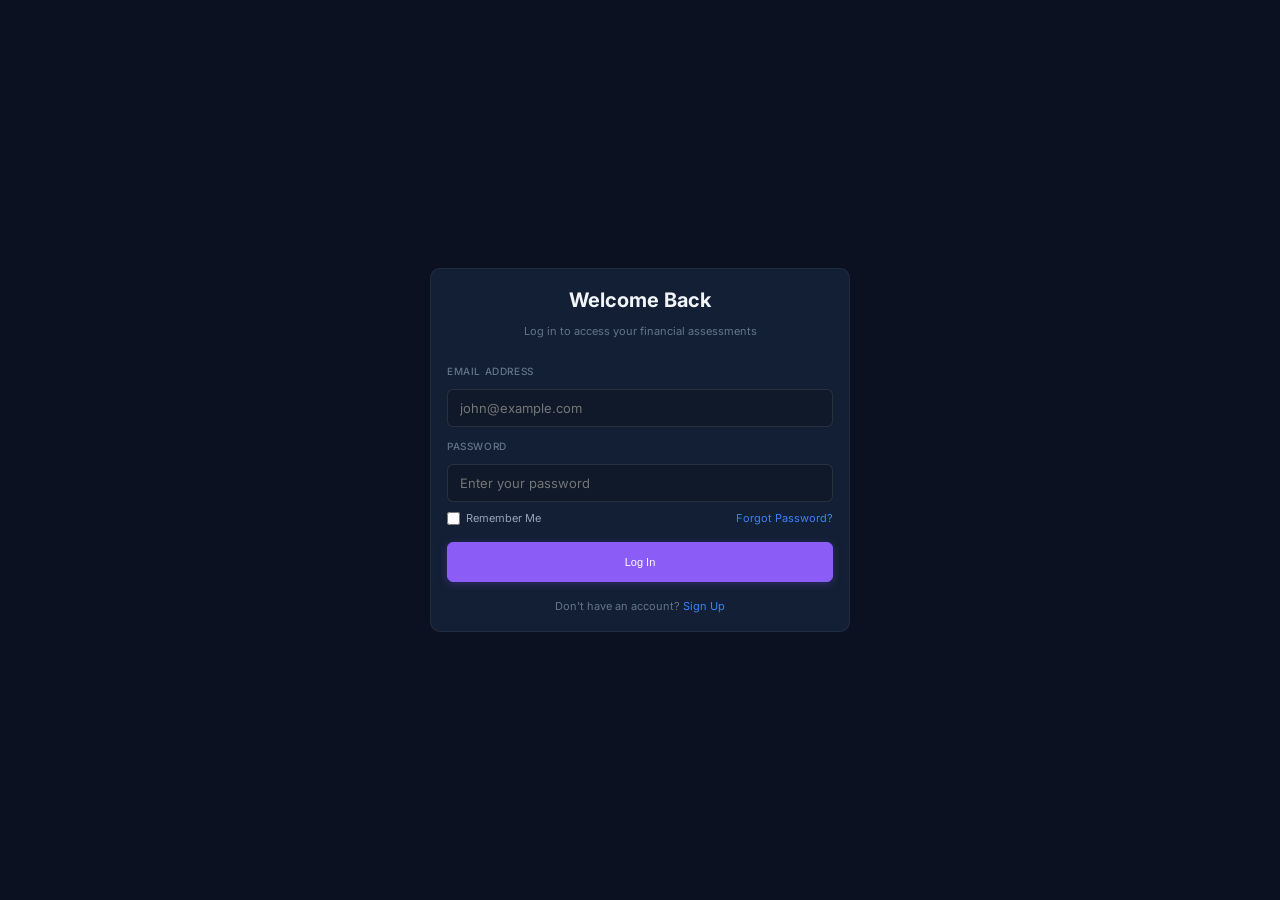
<file: frontend/recommendation.html>
<!DOCTYPE html>
<html lang="en">
<head>
  <meta charset="UTF-8">
  <meta name="viewport" content="width=device-width, initial-scale=1.0">
  <title>Investment Recommendation — Multi-Agent System</title>
  
  <!-- Inter Font from Google Fonts -->
  <link rel="preconnect" href="https://fonts.googleapis.com">
  <link rel="preconnect" href="https://fonts.gstatic.com" crossorigin>
  <link href="https://fonts.googleapis.com/css2?family=Inter:wght@400;500;600;700&display=swap" rel="stylesheet">
  
  <!-- CSS Stylesheets -->
  <link rel="stylesheet" href="./css/variables.css">
  <link rel="stylesheet" href="./css/main.css">
  <link rel="stylesheet" href="./css/sidebar.css">
  <link rel="stylesheet" href="./css/header.css">
  <link rel="stylesheet" href="./css/cards.css">
  <link rel="stylesheet" href="./css/table.css">
  <link rel="stylesheet" href="./css/responsive.css">
  
  <style>
    .rec-layout-grid {
      display: grid;
      grid-template-columns: repeat(12, 1fr);
      gap: 24px;
      margin-bottom: 32px;
    }
    .col-12 { grid-column: span 12; }
    .col-8 { grid-column: span 8; }
    .col-6 { grid-column: span 6; }
    .col-4 { grid-column: span 4; }
    
    @media (max-width: 992px) {
      .col-8, .col-6, .col-4 { grid-column: span 12; }
    }

    .reason-item {
      background: rgba(56, 161, 105, 0.05);
      border-left: 4px solid var(--accent-green);
      padding: var(--space-3);
      border-radius: var(--radius-sm);
      margin-bottom: var(--space-2.5);
    }

    .risk-item {
      background: rgba(229, 62, 62, 0.05);
      border-left: 4px solid var(--accent-red);
      padding: var(--space-3);
      border-radius: var(--radius-sm);
      margin-bottom: var(--space-2.5);
    }
    
    .evidence-grid {
      display: grid;
      grid-template-columns: repeat(3, 1fr);
      gap: var(--space-4);
    }
    @media (max-width: 768px) {
      .evidence-grid {
        grid-template-columns: 1fr;
      }
    }
    .evidence-card {
      background: var(--bg-card-alt);
      border: 1px solid var(--border-color);
      border-radius: var(--radius-sm);
      padding: 16px;
      display: flex;
      flex-direction: column;
      gap: var(--space-2);
      cursor: pointer;
      transition: all 0.2s ease;
      text-decoration: none;
    }
    .evidence-card:hover {
      border-color: var(--accent-blue);
      transform: translateY(-2px);
    }
  </style>
</head>
<body>
  <div class="app-container">
    
    <!-- Sidebar navigation -->
    <aside id="sidebar-container" class="sidebar"></aside>
    
    <!-- Main content viewport -->
    <main class="main-content">
      <div style="display: flex; flex-direction: column; flex: 1; overflow: hidden; height: 100%;">
        
        <!-- Header -->
        <header id="header-container" class="header"></header>
        
        <!-- Scrollable content -->
        <div class="dashboard-scroll" style="padding: 32px;">
          
          <div class="rec-layout-grid">
            
            <!-- Section 1: Large Decision Card -->
            <div class="card col-8" style="padding: 32px; display: flex; flex-direction: column; justify-content: space-between; min-height: 280px; background: linear-gradient(135deg, var(--bg-card-alt) 0%, var(--bg-hover) 100%);">
              <div>
                <span style="font-size: 11px; text-transform: uppercase; font-weight: 700; color: var(--text-muted); letter-spacing: 1px;">AGGREGATED INVESTMENT RECOMMENDATION</span>
                <div style="display: flex; align-items: baseline; gap: 16px; margin-top: 12px; margin-bottom: 20px;">
                  <span id="rec-decision-badge" class="badge" style="font-size: 32px; font-weight: 800; padding: 6px 20px; border-radius: var(--radius-sm);">HOLD</span>
                  <span style="font-size: 14px; color: var(--text-muted);">Weighted Multi-Agent Index Verdict</span>
                </div>
              </div>
              
              <div style="display: grid; grid-template-columns: repeat(4, 1fr); gap: 16px; border-top: 1px solid var(--border-color); padding-top: 20px;">
                <div>
                  <div style="font-size: 11px; color: var(--text-muted); margin-bottom: 4px;">Overall Score</div>
                  <div id="rec-overall-score" style="font-size: 24px; font-weight: 700; color: var(--text-primary);">--/100</div>
                </div>
                <div>
                  <div style="font-size: 11px; color: var(--text-muted); margin-bottom: 4px;">Confidence</div>
                  <div id="rec-confidence" style="font-size: 24px; font-weight: 700; color: var(--accent-green);">--%</div>
                </div>
                <div>
                  <div style="font-size: 11px; color: var(--text-muted); margin-bottom: 4px;">Risk Profile</div>
                  <div id="rec-risk" style="font-size: 24px; font-weight: 700; color: var(--text-primary);">--</div>
                </div>
                <div>
                  <div style="font-size: 11px; color: var(--text-muted); margin-bottom: 4px;">Horizon</div>
                  <div id="rec-horizon" style="font-size: 15px; font-weight: 600; color: var(--text-primary); margin-top: 8px;">Long-Term</div>
                </div>
              </div>
            </div>
            
            <!-- Section 2: Investment Score Breakdown -->
            <div class="card col-4" style="padding: 24px; display: flex; flex-direction: column; justify-content: space-between;">
              <div class="card-title" style="margin-bottom: 12px;">Investment Score Breakdown</div>
              <div style="display: flex; flex-direction: column; gap: 8px; font-size: 13px;" id="score-breakdown-container">
                <!-- Populated dynamically -->
              </div>
              <div style="display: flex; justify-content: space-between; border-top: 1px solid var(--border-color); padding-top: 12px; margin-top: 12px; font-weight: 700; font-size: 14px;">
                <span>Total Aggregated Score</span>
                <span id="breakdown-total">--/100</span>
              </div>
            </div>

            <!-- Section 3: Top Reasons to Invest -->
            <div class="card col-6" style="padding: 24px;">
              <div class="card-title">Top Reasons to Invest</div>
              <div id="reasons-invest-container">
                <!-- Populated dynamically -->
              </div>
            </div>

            <!-- Section 4: Key Risks Before Investing -->
            <div class="card col-6" style="padding: 24px;">
              <div class="card-title">Key Risks Before Investing</div>
              <div id="risks-invest-container">
                <!-- Populated dynamically -->
              </div>
            </div>

            <!-- Section 5 & 6 & 7 & 8: Suitability, Valuation & Outlooks -->
            <div class="card col-6" style="padding: 24px; display: flex; flex-direction: column; gap: 16px;">
              <div class="card-title" style="margin-bottom: 0;">Investor Suitability</div>
              <div>
                <span style="font-size: 11px; font-weight: 700; color: var(--accent-green); text-transform: uppercase; display: block; margin-bottom: 8px;">Suitable For</span>
                <div id="suitable-badges" style="display: flex; flex-wrap: wrap; gap: 8px;">
                  <!-- Badges dynamically added -->
                </div>
              </div>
              <div style="border-top: 1px dashed var(--border-color); padding-top: 16px;">
                <span style="font-size: 11px; font-weight: 700; color: var(--accent-red); text-transform: uppercase; display: block; margin-bottom: 8px;">Not Recommended For</span>
                <div id="not-suitable-badges" style="display: flex; flex-wrap: wrap; gap: 8px;">
                  <!-- Badges dynamically added -->
                </div>
              </div>
            </div>

            <div class="card col-6" style="padding: 24px; display: flex; flex-direction: column; gap: var(--space-4);">
              <div class="card-title" style="margin-bottom: 0;">Valuation & Outlook Profile</div>
              
              <div style="display: flex; justify-content: space-between; align-items: center; border-bottom: 1px solid var(--border-color); padding-bottom: 12px;">
                <span style="font-size: 13px; color: var(--text-muted);">Valuation Opinion:</span>
                <span id="valuation-opinion-badge" class="badge badge-neutral" style="font-size: 12px; font-weight: 700;">FAIRLY VALUED</span>
              </div>
              
              <div style="display: grid; grid-template-columns: 1fr 1fr; gap: 16px;">
                <div>
                  <span style="font-size: 11px; font-weight: 700; color: var(--accent-blue); text-transform: uppercase; display: block; margin-bottom: 4px;">Short-Term Outlook (3-12M)</span>
                  <div style="display: flex; align-items: center; gap: 8px;">
                    <span id="short-term-badge" class="badge badge-neutral" style="font-size: 10px; font-weight: 600;">NEUTRAL</span>
                    <span id="short-term-desc" style="font-size: 11.5px; color: var(--text-secondary);">Market volatility</span>
                  </div>
                </div>
                <div>
                  <span style="font-size: 11px; font-weight: 700; color: var(--accent-green); text-transform: uppercase; display: block; margin-bottom: 4px;">Long-Term Outlook (3-5Y)</span>
                  <div style="display: flex; align-items: center; gap: 8px;">
                    <span id="long-term-badge" class="badge badge-positive" style="font-size: 10px; font-weight: 600;">POSITIVE</span>
                    <span id="long-term-desc" style="font-size: 11.5px; color: var(--text-secondary);">Revenue momentum</span>
                  </div>
                </div>
              </div>
            </div>

            <!-- Section 9: AI Investment Verdict -->
            <div class="card col-12" style="padding: 28px; background: rgba(59, 130, 246, 0.03); border: 1px solid rgba(59, 130, 246, 0.15);">
              <div class="card-title" style="color: var(--accent-blue); display: flex; align-items: center; gap: 8px; margin-bottom: 12px;">
                <svg class="lucide lucide-cpu" xmlns="http://www.w3.org/2000/svg" viewBox="0 0 24 24" fill="none" stroke="currentColor" stroke-width="2.5" stroke-linecap="round" stroke-linejoin="round" style="width: 16px; height: 16px;"><rect x="4" y="4" width="16" height="16" rx="2"/><rect x="9" y="9" width="6" height="6"/><path d="M9 1v3"/><path d="M15 1v3"/><path d="M9 20v3"/><path d="M15 20v3"/><path d="M20 9h3"/><path d="M20 15h3"/><path d="M1 9h3"/><path d="M1 15h3"/></svg>
                AI Investment Verdict
              </div>
              <p id="ai-verdict-text" class="body-text" style="font-size: 13.5px; line-height: 1.6; color: var(--text-primary); margin: 0;"></p>
            </div>

            <!-- Section 10: Evidence Panel -->
            <div class="card col-12" style="padding: 24px;">
              <div class="card-title">Evidence Panel — Trace to Source Agents</div>
              <div class="evidence-grid" id="evidence-panel-container">
                <!-- Dynamically populated links -->
              </div>
            </div>

          </div>
          
        </div>
      </div>
    </main>
    
  </div>

  <script type="module" src="./js/recommendation.js"></script>
</body>
</html>
</file>
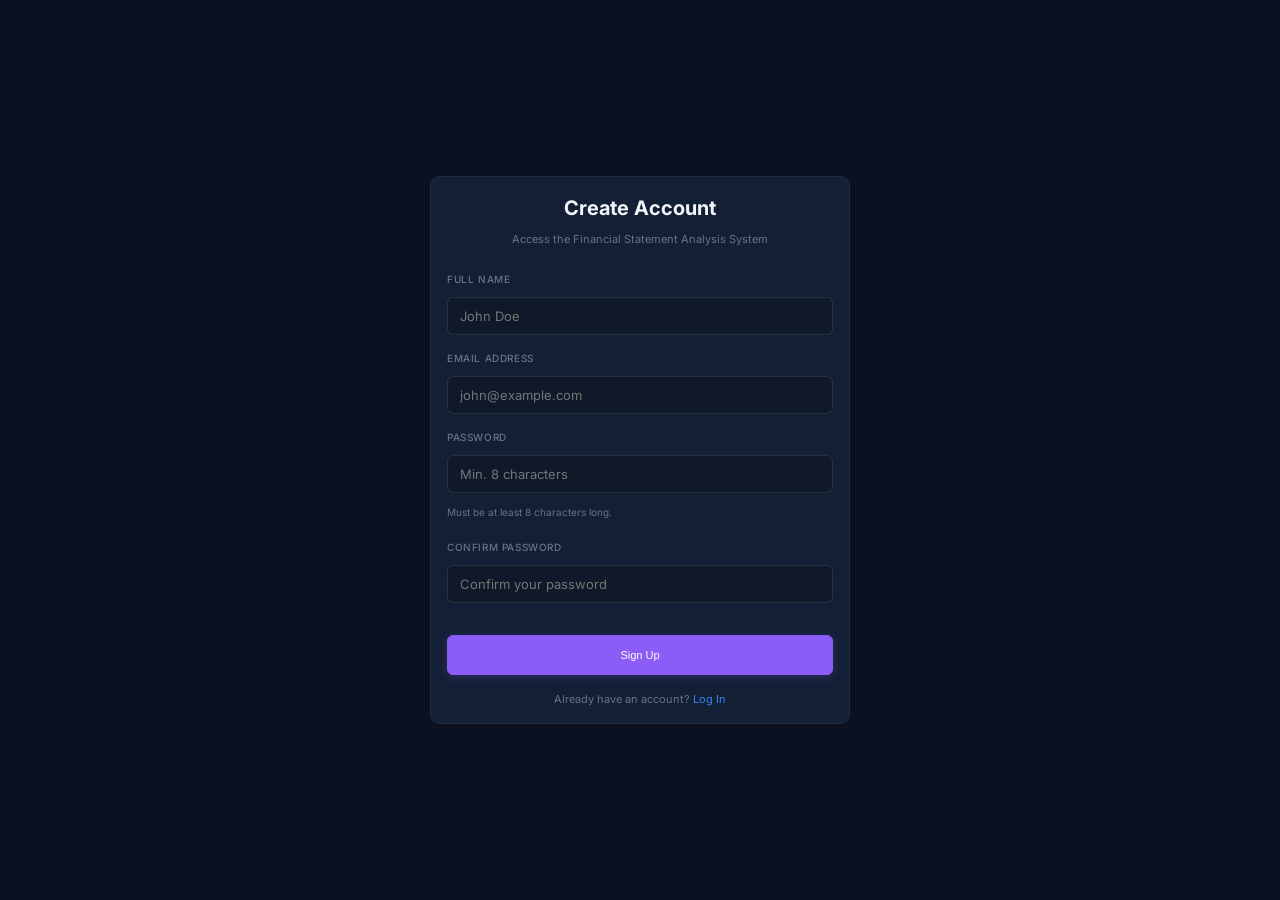
<file: frontend/signup.html>
<!DOCTYPE html>
<html lang="en">
<head>
  <meta charset="UTF-8">
  <meta name="viewport" content="width=device-width, initial-scale=1.0">
  <title>Sign Up - Multi-Agent Financial Analysis System</title>
  
  <!-- Inter Font from Google Fonts -->
  <link rel="preconnect" href="https://fonts.googleapis.com">
  <link rel="preconnect" href="https://fonts.gstatic.com" crossorigin>
  <link href="https://fonts.googleapis.com/css2?family=Inter:wght@400;500;600;700&display=swap" rel="stylesheet">
  
  <!-- CSS Stylesheets -->
  <link rel="stylesheet" href="./css/variables.css">
  <link rel="stylesheet" href="./css/main.css">
  <link rel="stylesheet" href="./css/header.css">
  <link rel="stylesheet" href="./css/cards.css">
  <link rel="stylesheet" href="./css/upload.css">
  <link rel="stylesheet" href="./css/animations.css">
  
  <style>
    .auth-wrapper {
      display: flex;
      flex-direction: column;
      align-items: center;
      justify-content: center;
      min-height: 100vh;
      width: 100vw;
      background: var(--bg-base);
      padding: var(--space-4);
    }
    
    .auth-container {
      max-width: 420px;
      width: 100%;
    }
    
    .auth-header {
      text-align: center;
      margin-bottom: var(--space-6);
    }
    
    .auth-header h1 {
      font-size: var(--font-size-xl);
      font-weight: var(--font-weight-bold);
      color: var(--text-primary);
      margin-bottom: var(--space-2);
    }
    
    .auth-header p {
      font-size: var(--font-size-sm);
      color: var(--text-muted);
    }
    
    .alert {
      padding: var(--space-3);
      border-radius: 6px;
      font-size: var(--font-size-sm);
      margin-bottom: var(--space-4);
      display: none;
    }
    
    .alert-error {
      background: rgba(239, 68, 68, 0.1);
      border: 1px solid rgba(239, 68, 68, 0.3);
      color: var(--accent-red);
    }
    
    .alert-success {
      background: rgba(16, 185, 129, 0.1);
      border: 1px solid rgba(16, 185, 129, 0.3);
      color: var(--accent-green);
    }
    
    .auth-footer {
      text-align: center;
      margin-top: var(--space-4);
      font-size: var(--font-size-sm);
      color: var(--text-muted);
    }
    
    .auth-footer a {
      color: var(--accent-blue);
      text-decoration: none;
    }
    
    .auth-footer a:hover {
      text-decoration: underline;
    }
    
    .form-input {
      margin-bottom: var(--space-1);
    }
    
    .validation-hint {
      font-size: 10px;
      color: var(--text-muted);
      margin-top: 2px;
      margin-bottom: var(--space-2);
    }
  </style>
</head>
<body>
  <div class="auth-wrapper">
    <div class="auth-container card animate-fade-in">
      <div class="auth-header">
        <h1>Create Account</h1>
        <p>Access the Financial Statement Analysis System</p>
      </div>
      
      <div id="alert-box" class="alert"></div>
      
      <form id="signup-form">
        <div class="form-group">
          <label class="field-label" for="signup-name">Full Name</label>
          <input type="text" class="form-input" id="signup-name" placeholder="John Doe" required autocomplete="name" />
        </div>
        
        <div class="form-group">
          <label class="field-label" for="signup-email">Email Address</label>
          <input type="email" class="form-input" id="signup-email" placeholder="john@example.com" required autocomplete="email" />
        </div>
        
        <div class="form-group">
          <label class="field-label" for="signup-password">Password</label>
          <input type="password" class="form-input" id="signup-password" placeholder="Min. 8 characters" required autocomplete="new-password" />
          <div class="validation-hint">Must be at least 8 characters long.</div>
        </div>
        
        <div class="form-group">
          <label class="field-label" for="signup-confirm-password">Confirm Password</label>
          <input type="password" class="form-input" id="signup-confirm-password" placeholder="Confirm your password" required autocomplete="new-password" />
        </div>
        
        <button type="submit" class="btn btn-filled w-full" style="height: 40px; margin-top: var(--space-4);" id="btn-submit">
          Sign Up
        </button>
      </form>
      
      <div class="auth-footer">
        Already have an account? <a href="login.html">Log In</a>
      </div>
    </div>
  </div>

  <script>
    document.getElementById('signup-form').addEventListener('submit', async (e) => {
      e.preventDefault();
      
      const name = document.getElementById('signup-name').value.trim();
      const email = document.getElementById('signup-email').value.trim();
      const password = document.getElementById('signup-password').value;
      const confirmPassword = document.getElementById('signup-confirm-password').value;
      
      const alertBox = document.getElementById('alert-box');
      const submitBtn = document.getElementById('btn-submit');
      
      // Hide active alerts
      alertBox.style.display = 'none';
      alertBox.className = 'alert';
      
      // Client-Side Validations
      if (!name) {
        showError('Name is required.');
        return;
      }
      if (!email) {
        showError('Email is required.');
        return;
      }
      if (password.length < 8) {
        showError('Password must be at least 8 characters long.');
        return;
      }
      if (password !== confirmPassword) {
        showError('Passwords do not match.');
        return;
      }
      
      try {
        submitBtn.disabled = true;
        submitBtn.textContent = 'Creating Account...';
        
        const apiBase = window.location.port === '8080' ? 'http://localhost:8000/api' : '/api';
        const response = await fetch(`${apiBase}/auth/signup`, {
          method: 'POST',
          headers: {
            'Content-Type': 'application/json'
          },
          body: JSON.stringify({ name, email, password })
        });
        
        const data = await response.json();
        
        if (response.status === 201) {
          showSuccess('Account created successfully! Redirecting...');
          setTimeout(() => {
            window.location.href = 'login.html';
          }, 1500);
        } else {
          // Display server side errors
          const errorMsg = data.detail || 'An error occurred during sign up.';
          showError(errorMsg);
        }
      } catch (err) {
        showError('Unable to connect to the server. Please try again later.');
        console.error(err);
      } finally {
        submitBtn.disabled = false;
        submitBtn.textContent = 'Sign Up';
      }
    });
    
    function showError(msg) {
      const alertBox = document.getElementById('alert-box');
      alertBox.textContent = msg;
      alertBox.className = 'alert alert-error';
      alertBox.style.display = 'block';
    }
    
    function showSuccess(msg) {
      const alertBox = document.getElementById('alert-box');
      alertBox.textContent = msg;
      alertBox.className = 'alert alert-success';
      alertBox.style.display = 'block';
    }
  </script>
</body>
</html>
</file>
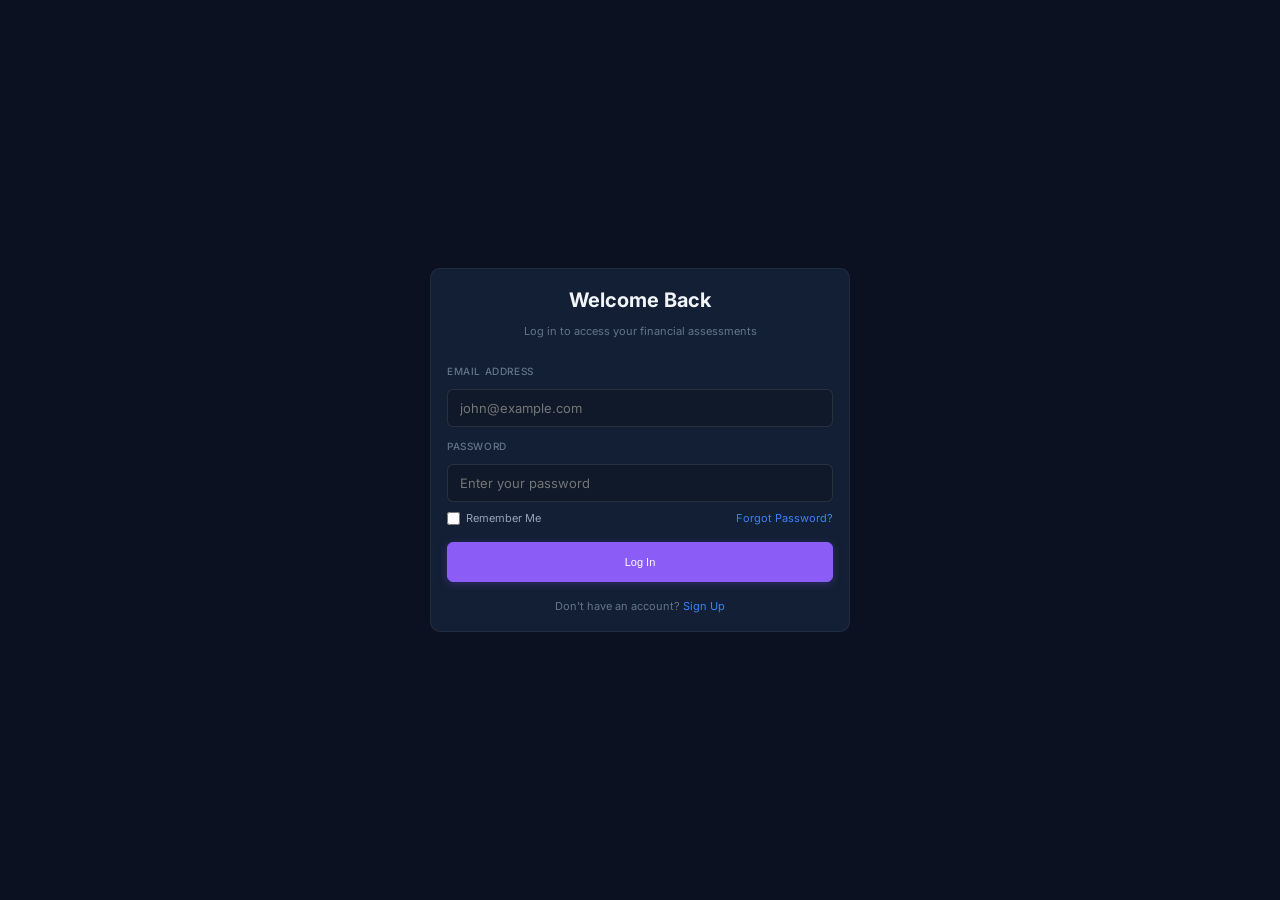
<file: frontend/summary.html>
<!DOCTYPE html>
<html lang="en">
<head>
  <meta charset="UTF-8">
  <meta name="viewport" content="width=device-width, initial-scale=1.0">
  <title>Executive Summary Report — Multi-Agent System</title>
  
  <!-- Inter Font from Google Fonts -->
  <link rel="preconnect" href="https://fonts.googleapis.com">
  <link rel="preconnect" href="https://fonts.gstatic.com" crossorigin>
  <link href="https://fonts.googleapis.com/css2?family=Inter:wght@400;500;600;700&display=swap" rel="stylesheet">
  
  <!-- CSS Stylesheets -->
  <link rel="stylesheet" href="./css/variables.css">
  <link rel="stylesheet" href="./css/main.css">
  <link rel="stylesheet" href="./css/sidebar.css">
  <link rel="stylesheet" href="./css/header.css">
  <link rel="stylesheet" href="./css/cards.css">
  <link rel="stylesheet" href="./css/table.css">
  <link rel="stylesheet" href="./css/responsive.css">
  
  <style>
    .summary-report-grid {
      display: grid;
      grid-template-columns: repeat(12, 1fr);
      gap: 24px;
      margin-bottom: 32px;
    }
    .col-12 { grid-column: span 12; }
    .col-8 { grid-column: span 8; }
    .col-6 { grid-column: span 6; }
    .col-4 { grid-column: span 4; }
    .col-3 { grid-column: span 3; }
    
    @media (max-width: 992px) {
      .col-8, .col-6, .col-4, .col-3 { grid-column: span 12; }
    }

    .report-card {
      background: var(--bg-card);
      border: 1px solid var(--border-color);
      border-radius: var(--radius-md);
      padding: 24px;
      display: flex;
      flex-direction: column;
      gap: 16px;
    }

    .snapshot-item {
      display: flex;
      justify-content: space-between;
      border-bottom: 1px solid var(--border-subtle);
      padding-bottom: 6px;
      font-size: 13px;
    }

    .pill-highlight {
      background: rgba(56, 161, 105, 0.05);
      border-left: 3px solid var(--accent-green);
      padding: var(--space-2) var(--space-3);
      border-radius: var(--radius-sm);
      margin-bottom: var(--space-2);
      font-size: 12.5px;
    }

    .pill-risk {
      background: rgba(229, 62, 62, 0.05);
      border-left: 3px solid var(--accent-red);
      padding: var(--space-2) var(--space-3);
      border-radius: var(--radius-sm);
      margin-bottom: var(--space-2);
      font-size: 12.5px;
    }

    .swot-grid-mini {
      display: grid;
      grid-template-columns: 1fr 1fr;
      gap: 12px;
    }
    .swot-quad-mini {
      background: var(--bg-card-alt);
      border: 1px solid var(--border-color);
      border-radius: var(--radius-sm);
      padding: 12px;
      font-size: 12px;
    }

    .health-pillar-mini {
      background: var(--bg-card-alt);
      border: 1px solid var(--border-color);
      padding: 10px;
      border-radius: var(--radius-sm);
      text-align: center;
      display: flex;
      flex-direction: column;
      gap: 4px;
    }
  </style>
</head>
<body>
  <div class="app-container">
    
    <!-- Sidebar navigation -->
    <aside id="sidebar-container" class="sidebar"></aside>
    
    <!-- Main content viewport -->
    <main class="main-content">
      <div style="display: flex; flex-direction: column; flex: 1; overflow: hidden; height: 100%;">
        
        <!-- Header -->
        <header id="header-container" class="header"></header>
        
        <!-- Scrollable content -->
        <div class="dashboard-scroll" style="padding: 32px;">
          
          <div class="summary-report-grid">
            
            <!-- Section 1: Executive Summary Header Metadata -->
            <div class="report-card col-12" style="background: var(--bg-card-alt); display: flex; flex-direction: row; justify-content: space-between; align-items: center; flex-wrap: wrap; gap: 16px;">
              <div>
                <span id="report-company-name" style="font-size: 22px; font-weight: 700; color: var(--text-primary);">Target Company</span>
                <div style="font-size: 12px; color: var(--text-muted); margin-top: 4px;" id="report-company-meta-row">
                  TICKER | EXCHANGE | Sector: Technology | Industry: Software
                </div>
              </div>
              <div style="display: flex; gap: 16px; font-size: 12px; color: var(--text-muted);">
                <div>Report Date: <b id="report-date-val" style="color: var(--text-primary);">--</b></div>
                <div>Confidence: <b id="report-confidence-val" style="color: var(--accent-green);">--%</b></div>
                <div>Sources: <b style="color: var(--accent-blue);">PDF, API, Calculated</b></div>
              </div>
            </div>

            <!-- Section 2: Executive Investment Verdict -->
            <div class="report-card col-8" style="min-height: 220px; justify-content: space-between; background: linear-gradient(135deg, var(--bg-card-alt) 0%, var(--bg-hover) 100%);">
              <div style="display: flex; justify-content: space-between; align-items: flex-start;">
                <div>
                  <span style="font-size: 11px; font-weight: 700; color: var(--text-muted); letter-spacing: 1px; text-transform: uppercase;">INVESTMENT VERDICT</span>
                  <div style="display: flex; align-items: baseline; gap: 12px; margin-top: 8px;">
                    <span id="verdict-decision" class="badge" style="font-size: 28px; font-weight: 800; padding: 4px 16px;">HOLD</span>
                    <span id="verdict-score" style="font-size: 20px; font-weight: 700; color: var(--text-primary);">--/100 Overall Score</span>
                  </div>
                </div>
                <div style="text-align: right; font-size: 12px; color: var(--text-muted);">
                  <div>Health: <span id="verdict-health-score" style="color: var(--text-primary); font-weight: 600;">--/100</span></div>
                  <div>Risk Score: <span id="verdict-risk-score" style="color: var(--text-primary); font-weight: 600;">--/100</span></div>
                </div>
              </div>
              
              <div style="font-size: 13.5px; font-weight: 500; border-top: 1px solid var(--border-color); padding-top: 16px; color: var(--text-secondary); line-height: 1.4;" id="verdict-one-liner">
                Aggregation verdict calculation complete. Suitable for long-term target asset allocation.
              </div>
            </div>

            <!-- Section 3: Company Snapshot -->
            <div class="report-card col-4">
              <div class="card-title" style="margin-bottom: 4px;">Company Snapshot</div>
              <div style="display: flex; flex-direction: column; gap: 8px;" id="snapshot-container">
                <!-- Dynamic values -->
              </div>
            </div>

            <!-- Section 4: Financial Highlights -->
            <div class="report-card col-6">
              <div class="card-title">Financial Highlights (Top 5 Strengths)</div>
              <div id="highlights-container">
                <!-- Populated dynamically -->
              </div>
            </div>

            <!-- Section 5: Key Risks -->
            <div class="report-card col-6">
              <div class="card-title">Key Operational & Solvency Risks</div>
              <div id="risks-container">
                <!-- Populated dynamically -->
              </div>
            </div>

            <!-- Section 6: Competitive Position -->
            <div class="report-card col-6">
              <div class="card-title">Competitive Industry Standing</div>
              <div style="font-size: 12.5px; color: var(--text-secondary); line-height: 1.5; display: flex; flex-direction: column; gap: 10px;" id="competitor-summary-container">
                <!-- Populated dynamically -->
              </div>
            </div>

            <!-- Section 7: SWOT Snapshot -->
            <div class="report-card col-6">
              <div class="card-title">SWOT Matrix Snapshot</div>
              <div class="swot-grid-mini" id="swot-mini-container">
                <!-- Populated dynamically -->
              </div>
            </div>

            <!-- Section 8: Market Outlook -->
            <div class="report-card col-6">
              <div class="card-title">Market Outlook & News Insights</div>
              <div style="font-size: 12.5px; color: var(--text-secondary); line-height: 1.5; display: flex; flex-direction: column; gap: 8px;" id="outlook-news-container">
                <!-- Populated dynamically -->
              </div>
            </div>

            <!-- Section 9: Financial Health Snapshot -->
            <div class="report-card col-6">
              <div class="card-title" style="margin-bottom: 8px;">Financial Health Breakdown</div>
              <div style="display: grid; grid-template-columns: repeat(4, 1fr); gap: 12px;" id="health-breakdown-container">
                <!-- Populated dynamically -->
              </div>
            </div>

            <!-- Section 10: Risk Snapshot -->
            <div class="report-card col-6">
              <div class="card-title" style="margin-bottom: 4px;">Solvency & Credit Risk Indices</div>
              <div style="font-size: 12.5px; color: var(--text-secondary); display: flex; flex-direction: column; gap: 8px;" id="risk-indices-container">
                <!-- Populated dynamically -->
              </div>
            </div>

            <!-- Section 11: Investment Recommendation Summary -->
            <div class="report-card col-6">
              <div class="card-title" style="margin-bottom: 4px;">Allocation Recommendation Summary</div>
              <div style="font-size: 12.5px; color: var(--text-secondary); display: flex; flex-direction: column; gap: 8px;" id="recommendation-summary-container">
                <!-- Populated dynamically -->
              </div>
            </div>

            <!-- Section 12: AI Executive Conclusion -->
            <div class="report-card col-12" style="border-top: 2px solid var(--accent-blue); background: rgba(59, 130, 246, 0.02);">
              <div class="card-title" style="color: var(--accent-blue); display: flex; align-items: center; gap: 8px; margin-bottom: 8px;">
                <svg class="lucide lucide-file-text" xmlns="http://www.w3.org/2000/svg" viewBox="0 0 24 24" fill="none" stroke="currentColor" stroke-width="2.5" stroke-linecap="round" stroke-linejoin="round" style="width: 14px; height: 14px;"><path d="M15 2H6a2 2 0 0 0-2 2v16a2 2 0 0 0 2 2h12a2 2 0 0 0 2-2V7Z"/><path d="M14 2v4a2 2 0 0 0 2 2h4"/><path d="M10 9H8"/><path d="M16 13H8"/><path d="M16 17H8"/></svg>
                AI Institutional Conclusion
              </div>
              <p id="ai-conclusion-paragraph" class="body-text" style="font-size: 13.5px; line-height: 1.6; color: var(--text-primary); text-align: justify; margin: 0;"></p>
            </div>

          </div>
          
        </div>
      </div>
    </main>
    
  </div>

  <script type="module" src="./js/summary.js"></script>
</body>
</html>
</file>
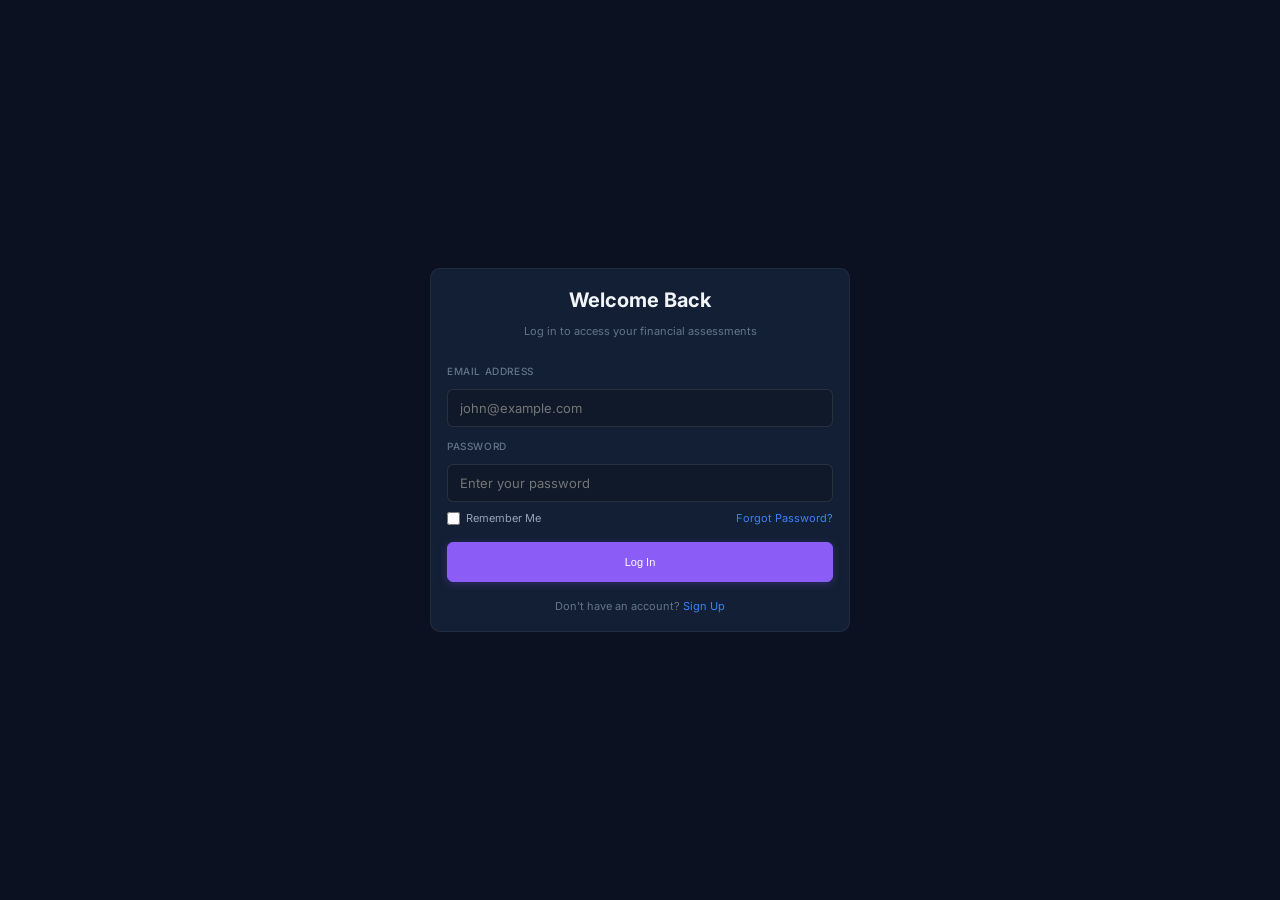
<file: frontend/swot.html>
<!DOCTYPE html>
<html lang="en">
<head>
  <meta charset="UTF-8">
  <meta name="viewport" content="width=device-width, initial-scale=1.0">
  <title>SWOT Strategic Analysis — Multi-Agent System</title>
  
  <!-- Inter Font from Google Fonts -->
  <link rel="preconnect" href="https://fonts.googleapis.com">
  <link rel="preconnect" href="https://fonts.gstatic.com" crossorigin>
  <link href="https://fonts.googleapis.com/css2?family=Inter:wght@400;500;600;700&display=swap" rel="stylesheet">
  
  <!-- CSS Stylesheets -->
  <link rel="stylesheet" href="./css/variables.css">
  <link rel="stylesheet" href="./css/main.css">
  <link rel="stylesheet" href="./css/sidebar.css">
  <link rel="stylesheet" href="./css/header.css">
  <link rel="stylesheet" href="./css/cards.css">
  <link rel="stylesheet" href="./css/table.css">
  <link rel="stylesheet" href="./css/responsive.css">
  <link rel="stylesheet" href="./css/swot.css">
</head>
<body>
  <div class="app-container">
    
    <!-- Sidebar navigation -->
    <aside id="sidebar-container" class="sidebar"></aside>
    
    <!-- Main content viewport -->
    <main class="main-content">
      <div style="display: flex; flex-direction: column; flex: 1; overflow: hidden; height: 100%;">
        
        <!-- Header -->
        <header id="header-container" class="header"></header>
        
        <!-- Scrollable content -->
        <div class="dashboard-scroll" style="padding: 32px;">
          
          <div class="card" id="swot-analysis-panel" style="padding: 24px;">
            <!-- Hydrated by js/swot.js -->
            <div style="text-align: center; color: var(--text-muted); padding: 48px 0;">
              Loading SWOT strategic profiles...
            </div>
          </div>

        </div>
      </div>
    </main>
    
  </div>

  <script type="module" src="./js/swot.js"></script>
</body>
</html>
</file>
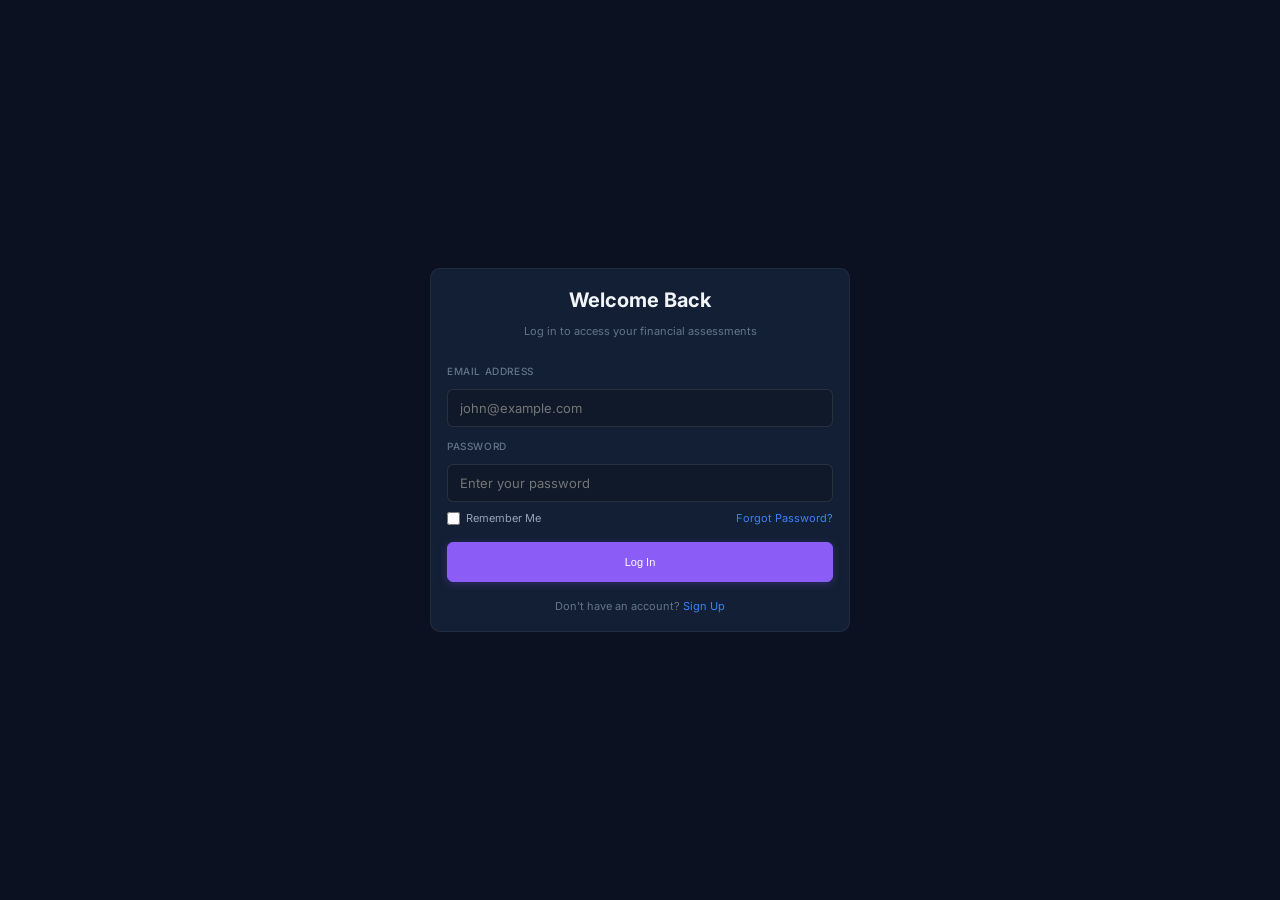
<file: frontend/upload.html>
<!DOCTYPE html>
<html lang="en">
<head>
  <meta charset="UTF-8">
  <meta name="viewport" content="width=device-width, initial-scale=1.0">
  <title>Upload Financial Statement — Multi-Agent System</title>
  
  <!-- Inter Font from Google Fonts -->
  <link rel="preconnect" href="https://fonts.googleapis.com">
  <link rel="preconnect" href="https://fonts.gstatic.com" crossorigin>
  <link href="https://fonts.googleapis.com/css2?family=Inter:wght@400;500;600;700&display=swap" rel="stylesheet">
  
  <!-- CSS Stylesheets -->
  <link rel="stylesheet" href="./css/variables.css">
  <link rel="stylesheet" href="./css/main.css">
  <link rel="stylesheet" href="./css/sidebar.css">
  <link rel="stylesheet" href="./css/header.css">
  <link rel="stylesheet" href="./css/cards.css">
  <link rel="stylesheet" href="./css/animations.css">
  
  <style>
    .upload-container {
      display: flex;
      flex-direction: column;
      align-items: center;
      justify-content: center;
      flex: 1;
      padding: var(--space-6);
      max-width: 600px;
      margin: 80px auto;
      text-align: center;
    }

    .upload-dropzone {
      width: 100%;
      min-height: 250px;
      border: 2px dashed var(--border-medium);
      border-radius: 12px;
      background: var(--bg-card-alt);
      display: flex;
      flex-direction: column;
      align-items: center;
      justify-content: center;
      gap: var(--space-3);
      padding: var(--space-4);
      cursor: pointer;
      transition: all var(--transition-fast);
      margin-bottom: var(--space-4);
    }

    .upload-dropzone:hover {
      border-color: var(--accent-blue);
      background: var(--bg-hover);
    }

    .upload-dropzone svg {
      width: 48px;
      height: 48px;
      color: var(--text-secondary);
      opacity: 0.8;
      transition: color var(--transition-fast);
    }

    .upload-dropzone:hover svg {
      color: var(--accent-blue);
      opacity: 1;
    }

    .upload-title {
      font-size: var(--font-size-lg);
      font-weight: var(--font-weight-bold);
      color: var(--text-primary);
    }

    .upload-subtitle {
      font-size: var(--font-size-sm);
      color: var(--text-muted);
    }

    .file-input {
      display: none;
    }

    .form-group {
      width: 100%;
      text-align: left;
      margin-bottom: var(--space-3);
      display: flex;
      flex-direction: column;
      gap: 6px;
    }

    .form-input {
      width: 100%;
      height: 38px;
      background: var(--bg-input);
      border: 1px solid var(--border-medium);
      border-radius: 6px;
      padding: 0 var(--space-3);
      color: var(--text-primary);
      font-family: var(--font-family);
      font-size: var(--font-size-base);
      outline: none;
      transition: border-color var(--transition-fast);
    }

    .form-input:focus {
      border-color: var(--accent-blue);
    }

    .upload-progress-container {
      width: 100%;
      background: var(--bg-card-alt);
      border: 1px solid var(--border-subtle);
      border-radius: var(--card-radius);
      padding: var(--card-padding);
      display: none;
      flex-direction: column;
      gap: var(--space-2);
      margin-top: var(--space-3);
      text-align: left;
    }

    .progress-bar-track {
      height: 6px;
      background: rgba(255, 255, 255, 0.06);
      border-radius: 3px;
      overflow: hidden;
      margin-top: 4px;
    }

    .progress-bar-fill {
      height: 100%;
      width: 0%;
      background: var(--accent-blue);
      border-radius: 3px;
      transition: width 0.3s ease;
    }
  </style>
</head>
<body>
  <div class="app-container">
    
    <!-- Sidebar navigation placeholder (Simulated with simple HTML in static view) -->
    <aside class="sidebar">
      <div class="sidebar-logo">
        <div class="sidebar-logo-icon">
          <svg class="lucide lucide-trending-up" xmlns="http://www.w3.org/2000/svg" viewBox="0 0 24 24" fill="none" stroke="currentColor" stroke-width="2" stroke-linecap="round" stroke-linejoin="round">
            <polyline points="23 6 13.5 15.5 8.5 10.5 1 18"/>
            <polyline points="17 6 23 6 23 12"/>
          </svg>
        </div>
        <div class="sidebar-logo-text">
          <span class="logo-title">Multi-Agent</span>
          <span class="logo-subtitle">Financial Statement Analysis</span>
        </div>
      </div>
      <div class="sidebar-nav">
        <div class="nav-section">
          <span class="nav-section-label">Navigation</span>
          <a href="./index.html" class="nav-item">
            <svg class="lucide lucide-layout-dashboard" xmlns="http://www.w3.org/2000/svg" viewBox="0 0 24 24" fill="none" stroke="currentColor" stroke-width="2" stroke-linecap="round" stroke-linejoin="round">
              <rect width="7" height="9" x="3" y="3" rx="1"/>
              <rect width="7" height="5" x="14" y="3" rx="1"/>
              <rect width="7" height="9" x="14" y="10" rx="1"/>
              <rect width="7" height="5" x="3" y="16" rx="1"/>
            </svg>
            <span class="nav-item-label">Dashboard</span>
          </a>
          <a href="#" class="nav-item active">
            <svg class="lucide lucide-upload-cloud" xmlns="http://www.w3.org/2000/svg" viewBox="0 0 24 24" fill="none" stroke="currentColor" stroke-width="2" stroke-linecap="round" stroke-linejoin="round">
              <path d="M4 14.899A7 7 0 1 1 15.71 8h1.79a4.5 4.5 0 0 1 2.5 8.242"/>
              <path d="M12 12v9"/>
              <path d="m16 16-4-4-4 4"/>
            </svg>
            <span class="nav-item-label">Upload Report</span>
          </a>
        </div>
      </div>
      <div class="sidebar-footer">
        <span class="sidebar-footer-text">© 2025 Multi-Agent AI System</span>
      </div>
    </aside>
    
    <!-- Main Ingestion Area -->
    <main class="main-content">
      <header class="header">
        <div class="header-row-1">
          <div class="header-company-info">
            <h1 class="header-company-name">Upload Financial Document</h1>
          </div>
        </div>
      </header>

      <div class="dashboard-scroll">
        <div class="card upload-container animate-fade-in stagger-1">
          
          <form id="upload-form" style="width: 100%;">
            <!-- Drag and drop zone -->
            <label class="upload-dropzone" id="dropzone">
              <input type="file" class="file-input" id="file-selector" accept=".pdf" required />
              <svg class="lucide lucide-upload-cloud" xmlns="http://www.w3.org/2000/svg" viewBox="0 0 24 24" fill="none" stroke="currentColor" stroke-width="2" stroke-linecap="round" stroke-linejoin="round">
                <path d="M4 14.899A7 7 0 1 1 15.71 8h1.79a4.5 4.5 0 0 1 2.5 8.242"/>
                <path d="M12 12v9"/>
                <path d="m16 16-4-4-4 4"/>
              </svg>
              <span class="upload-title" id="dropzone-text">Drag & Drop Financial Statement PDF</span>
              <span class="upload-subtitle">Accepts native and scanned annual reports (Max 50MB)</span>
            </label>

            <!-- Ticker Details metadata fields -->
            <div class="form-group">
              <label class="field-label" for="company-name-input">Company Name</label>
              <input type="text" class="form-input" id="company-name-input" placeholder="e.g. Apollo Hospitals" required />
            </div>

            <div class="form-group">
              <label class="field-label" for="ticker-input">Ticker Symbol</label>
              <input type="text" class="form-input" id="ticker-input" placeholder="e.g. APOLLOHOSP" required />
            </div>

            <button type="submit" class="btn btn-filled w-full" style="height: 40px; margin-top: var(--space-3);" id="btn-submit">
              Analyze Financial Document
            </button>
          </form>

          <!-- Upload and analysis progress indicator -->
          <div class="upload-progress-container" id="progress-container">
            <div style="display: flex; justify-content: space-between; font-size: var(--font-size-base);">
              <span id="progress-status-label" class="font-medium">Uploading document...</span>
              <span id="progress-percent-label" class="font-semibold">0%</span>
            </div>
            <div class="progress-bar-track">
              <div class="progress-bar-fill" id="progress-bar-fill"></div>
            </div>
            <span class="upload-subtitle" style="margin-top: 4px;" id="progress-sub-text">Injesting files...</span>
          </div>

        </div>
      </div>

    </main>
  </div>

  <script src="./js/upload.js"></script>
</body>
</html>
</file>
<file: frontend/css/variables.css>
/* =============================================================================
   variables.css — Design tokens for Multi-Agent Financial Dashboard
   All values are sourced from the UI specification (docs/ui_specification.md)
   ============================================================================= */

:root {
  /* --- Backgrounds --- */
  --bg-base:        #0b1120;
  --bg-sidebar:     #0d1527;
  --bg-card:        #131f35;
  --bg-card-alt:    #0f1929;
  --bg-hover:       #1a2844;
  --bg-input:       #0f1929;
  --bg-tag:         rgba(59, 130, 246, 0.12);

  /* --- Borders --- */
  --border-subtle:  rgba(255, 255, 255, 0.055);
  --border-medium:  rgba(255, 255, 255, 0.10);
  --border-active:  rgba(59, 130, 246, 0.35);
  --border-card:    rgba(255, 255, 255, 0.06);

  /* --- Text --- */
  --text-primary:   #f1f5f9;
  --text-secondary: #94a3b8;
  --text-muted:     #64748b;
  --text-inverse:   #0b1120;

  /* --- Accents --- */
  --accent-blue:    #3b82f6;
  --accent-blue-dk: #2563eb;
  --accent-green:   #10b981;
  --accent-red:     #ef4444;
  --accent-yellow:  #f59e0b;
  --accent-purple:  #8b5cf6;
  --accent-cyan:    #06b6d4;
  --accent-orange:  #f97316;
  --accent-teal:    #14b8a6;

  /* --- Semantic Colors --- */
  --color-buy:      var(--accent-green);
  --color-hold:     var(--accent-yellow);
  --color-sell:     var(--accent-red);
  --color-positive: var(--accent-green);
  --color-negative: var(--accent-red);

  /* --- Risk Colors --- */
  --risk-low:       var(--accent-green);
  --risk-moderate:  var(--accent-yellow);
  --risk-high:      var(--accent-orange);
  --risk-critical:  var(--accent-red);

  /* --- Typography --- */
  --font-family:    'Inter', -apple-system, BlinkMacSystemFont, 'Segoe UI', sans-serif;
  --font-mono:      'JetBrains Mono', 'Fira Code', 'Consolas', monospace;

  --font-size-xs:   10px;
  --font-size-sm:   11px;
  --font-size-base: 13px;
  --font-size-md:   14px;
  --font-size-lg:   16px;
  --font-size-xl:   20px;
  --font-size-2xl:  24px;
  --font-size-3xl:  32px;

  --font-weight-normal:   400;
  --font-weight-medium:   500;
  --font-weight-semibold: 600;
  --font-weight-bold:     700;

  --line-height-tight:  1.25;
  --line-height-normal: 1.5;
  --line-height-relaxed:1.65;

  /* --- Layout --- */
  --sidebar-width:  200px;
  --sidebar-collapsed: 52px;
  --header-height:  auto;

  /* --- Spacing --- */
  --space-1:  4px;
  --space-2:  8px;
  --space-3:  12px;
  --space-4:  16px;
  --space-5:  20px;
  --space-6:  24px;
  --space-8:  32px;

  /* --- Cards --- */
  --card-radius:    10px;
  --card-padding:   16px;
  --card-gap:       12px;

  /* --- Shadows --- */
  --shadow-sm:   0 2px 8px rgba(0, 0, 0, 0.25);
  --shadow-md:   0 4px 16px rgba(0, 0, 0, 0.30);
  --shadow-lg:   0 8px 32px rgba(0, 0, 0, 0.40);
  --shadow-glow: 0 0 20px rgba(59, 130, 246, 0.15);

  /* --- Transitions --- */
  --transition-fast:   150ms ease;
  --transition-normal: 250ms ease;
  --transition-slow:   400ms ease;

  /* --- Z-index layers --- */
  --z-sidebar:  100;
  --z-header:   90;
  --z-modal:    200;
  --z-tooltip:  300;
}
</file>
<file: frontend/css/main.css>
/* =============================================================================
   main.css — Base reset, global styles, layout skeleton
   ============================================================================= */

/* --- Reset & Base --- */
*, *::before, *::after {
  box-sizing: border-box;
  margin: 0;
  padding: 0;
}

html {
  font-size: 16px;
  scroll-behavior: smooth;
  -webkit-font-smoothing: antialiased;
  -moz-osx-font-smoothing: grayscale;
}

body {
  font-family: var(--font-family);
  font-size: var(--font-size-base);
  color: var(--text-primary);
  background-color: var(--bg-base);
  line-height: var(--line-height-normal);
  overflow-x: hidden;
}

/* --- Scrollbar --- */
::-webkit-scrollbar { width: 5px; height: 5px; }
::-webkit-scrollbar-track { background: var(--bg-base); }
::-webkit-scrollbar-thumb { background: rgba(255,255,255,0.12); border-radius: 3px; }
::-webkit-scrollbar-thumb:hover { background: rgba(255,255,255,0.22); }

/* --- App Container --- */
.app-container {
  display: flex;
  height: 100vh;
  width: 100vw;
  overflow: hidden;
}

/* --- Main Content --- */
.main-content {
  flex: 1;
  display: flex;
  flex-direction: column;
  overflow: hidden;
  min-width: 0;
}

/* --- Dashboard Scroll Area --- */
.dashboard-scroll {
  flex: 1;
  overflow-y: auto;
  overflow-x: hidden;
  padding: var(--space-4);
  display: flex;
  flex-direction: column;
  gap: var(--card-gap);
}

/* --- Dashboard Row Grids --- */
.dashboard-row-1 {
  display: grid;
  grid-template-columns: 220px repeat(6, 1fr);
  gap: var(--card-gap);
  min-height: 140px;
}

.dashboard-row-2 {
  display: grid;
  grid-template-columns: 2fr 1.4fr 1.4fr;
  gap: var(--card-gap);
  min-height: 280px;
}

.dashboard-row-3 {
  display: grid;
  grid-template-columns: 1fr 1fr 1fr;
  gap: var(--card-gap);
  min-height: 240px;
}

.dashboard-row-4 {
  display: grid;
  grid-template-columns: 1fr 1.3fr 1fr;
  gap: var(--card-gap);
  min-height: 200px;
  padding-bottom: var(--space-4);
}

/* --- Card Base --- */
.card {
  background: var(--bg-card);
  border: 1px solid var(--border-card);
  border-radius: var(--card-radius);
  padding: var(--card-padding);
  transition: transform var(--transition-fast),
              box-shadow var(--transition-fast),
              border-color var(--transition-fast);
  position: relative;
  overflow: hidden;
}

.card:hover {
  border-color: var(--border-medium);
  box-shadow: var(--shadow-lg);
  transform: translateY(-1px);
}

/* --- Card Header --- */
.card-title {
  font-size: var(--font-size-base);
  font-weight: var(--font-weight-semibold);
  color: var(--text-primary);
  margin-bottom: var(--space-3);
  display: flex;
  align-items: center;
  justify-content: space-between;
  gap: var(--space-2);
}

.card-title-left {
  display: flex;
  align-items: center;
  gap: var(--space-2);
}

.card-subtitle {
  font-size: var(--font-size-sm);
  color: var(--text-muted);
  font-weight: var(--font-weight-normal);
}

/* --- Label Style --- */
.field-label {
  font-size: var(--font-size-xs);
  font-weight: var(--font-weight-medium);
  color: var(--text-muted);
  text-transform: uppercase;
  letter-spacing: 0.06em;
  margin-bottom: var(--space-1);
}

/* --- Badge / Pill --- */
.badge {
  display: inline-flex;
  align-items: center;
  gap: 4px;
  padding: 2px 8px;
  border-radius: 20px;
  font-size: var(--font-size-xs);
  font-weight: var(--font-weight-semibold);
  line-height: 1.6;
}

.badge-buy    { background: rgba(16,185,129,0.18); color: var(--accent-green);  border: 1px solid rgba(16,185,129,0.3);  }
.badge-hold   { background: rgba(245,158,11,0.18);  color: var(--accent-yellow); border: 1px solid rgba(245,158,11,0.3);  }
.badge-sell   { background: rgba(239,68,68,0.18);   color: var(--accent-red);    border: 1px solid rgba(239,68,68,0.3);   }
.badge-blue   { background: rgba(59,130,246,0.15);  color: var(--accent-blue);   border: 1px solid rgba(59,130,246,0.3);  }
.badge-new    { background: var(--accent-blue);     color: #fff; font-size: 9px; padding: 1px 5px; }

.badge-positive { background: rgba(16,185,129,0.12); color: var(--accent-green); }
.badge-neutral  { background: rgba(100,116,139,0.18); color: var(--text-secondary); }
.badge-negative { background: rgba(239,68,68,0.12);  color: var(--accent-red); }

/* --- Change Indicator --- */
.change-positive {
  color: var(--accent-green);
  font-size: var(--font-size-sm);
  font-weight: var(--font-weight-medium);
}
.change-negative {
  color: var(--accent-red);
  font-size: var(--font-size-sm);
  font-weight: var(--font-weight-medium);
}

/* --- Link Footer --- */
.card-link {
  display: inline-flex;
  align-items: center;
  gap: 4px;
  color: var(--accent-blue);
  font-size: var(--font-size-sm);
  text-decoration: none;
  margin-top: var(--space-3);
  transition: color var(--transition-fast);
  cursor: pointer;
}
.card-link:hover { color: #60a5fa; text-decoration: underline; }

/* --- Divider --- */
.divider {
  height: 1px;
  background: var(--border-subtle);
  margin: var(--space-3) 0;
}

/* --- Utility --- */
.text-primary   { color: var(--text-primary); }
.text-secondary { color: var(--text-secondary); }
.text-muted     { color: var(--text-muted); }
.text-green     { color: var(--accent-green); }
.text-red       { color: var(--accent-red); }
.text-yellow    { color: var(--accent-yellow); }
.text-blue      { color: var(--accent-blue); }
.text-purple    { color: var(--accent-purple); }
.text-cyan      { color: var(--accent-cyan); }

.font-bold     { font-weight: var(--font-weight-bold); }
.font-semibold { font-weight: var(--font-weight-semibold); }
.font-medium   { font-weight: var(--font-weight-medium); }

.flex           { display: flex; }
.flex-col       { flex-direction: column; }
.items-center   { align-items: center; }
.justify-between{ justify-content: space-between; }
.justify-center { justify-content: center; }
.gap-1          { gap: 4px; }
.gap-2          { gap: 8px; }
.gap-3          { gap: 12px; }
.w-full         { width: 100%; }
.h-full         { height: 100%; }

/* --- Loading skeleton --- */
.skeleton {
  background: linear-gradient(90deg, var(--bg-card) 25%, var(--bg-hover) 50%, var(--bg-card) 75%);
  background-size: 200% 100%;
  animation: skeleton-shimmer 1.5s infinite;
  border-radius: 4px;
}

@keyframes skeleton-shimmer {
  0% { background-position: 200% 0; }
  100% { background-position: -200% 0; }
}

/* --- SPA View Layout --- */
#upload-view,
#processing-view {
  flex: 1;
  flex-direction: column;
  align-items: center;
  justify-content: center;
  overflow-y: auto;
}

#dashboard-view {
  flex: 1;
  flex-direction: column;
  overflow: hidden;
}

#dashboard-view .dashboard-scroll {
  flex: 1;
  overflow-y: auto;
}

.flex-1 { flex: 1; }
</file>
<file: frontend/css/sidebar.css>
/* =============================================================================
   sidebar.css — Left navigation sidebar
   ============================================================================= */

.sidebar {
  width: var(--sidebar-width);
  min-width: var(--sidebar-width);
  height: 100vh;
  background: var(--bg-sidebar);
  border-right: 1px solid var(--border-subtle);
  display: flex;
  flex-direction: column;
  position: sticky;
  top: 0;
  z-index: var(--z-sidebar);
  overflow-y: auto;
  overflow-x: hidden;
}

/* --- Logo Area --- */
.sidebar-logo {
  padding: 16px 14px 12px;
  border-bottom: 1px solid var(--border-subtle);
  display: flex;
  align-items: flex-start;
  gap: 10px;
}

.sidebar-logo-icon {
  width: 32px;
  height: 32px;
  background: linear-gradient(135deg, var(--accent-blue), var(--accent-purple));
  border-radius: 8px;
  display: flex;
  align-items: center;
  justify-content: center;
  flex-shrink: 0;
  box-shadow: 0 2px 8px rgba(59, 130, 246, 0.3);
}

.sidebar-logo-icon svg {
  width: 18px;
  height: 18px;
  color: white;
}

.sidebar-logo-text {
  display: flex;
  flex-direction: column;
  gap: 1px;
}

.sidebar-logo-text .logo-title {
  font-size: 11px;
  font-weight: var(--font-weight-bold);
  color: var(--text-primary);
  line-height: 1.2;
}

.sidebar-logo-text .logo-subtitle {
  font-size: 9.5px;
  color: var(--text-muted);
  line-height: 1.3;
}

/* --- Navigation --- */
.sidebar-nav {
  flex: 1;
  padding: 8px 0;
  overflow-y: auto;
}

.nav-section {
  margin-bottom: 4px;
}

.nav-section-label {
  font-size: 9px;
  font-weight: var(--font-weight-semibold);
  color: var(--text-muted);
  text-transform: uppercase;
  letter-spacing: 0.08em;
  padding: 10px 14px 4px;
  display: block;
}

.nav-item {
  display: flex;
  align-items: center;
  gap: 8px;
  padding: 7px 14px;
  color: var(--text-secondary);
  font-size: var(--font-size-sm);
  font-weight: var(--font-weight-medium);
  cursor: pointer;
  border-radius: 0;
  transition: background var(--transition-fast), color var(--transition-fast);
  position: relative;
  user-select: none;
  text-decoration: none;
  border-left: 3px solid transparent;
  margin: 1px 6px;
  border-radius: 6px;
  border-left: 3px solid transparent;
  padding-left: 11px;
}

.nav-item svg {
  width: 15px;
  height: 15px;
  flex-shrink: 0;
  opacity: 0.7;
  transition: opacity var(--transition-fast);
}

.nav-item:hover {
  background: var(--bg-hover);
  color: var(--text-primary);
}

.nav-item:hover svg {
  opacity: 1;
}

.nav-item.active {
  background: linear-gradient(90deg, rgba(59,130,246,0.18), rgba(59,130,246,0.06));
  color: var(--accent-blue);
  border-left-color: var(--accent-blue);
  font-weight: var(--font-weight-semibold);
}

.nav-item.active svg {
  opacity: 1;
  color: var(--accent-blue);
}

.nav-item-label {
  flex: 1;
  font-size: 12px;
}

/* --- Badge on nav item --- */
.nav-badge {
  background: var(--accent-blue);
  color: white;
  font-size: 9px;
  font-weight: var(--font-weight-bold);
  padding: 1px 5px;
  border-radius: 8px;
  line-height: 1.5;
}

/* --- Analysis Confidence Section --- */
.sidebar-confidence {
  padding: 12px 14px;
  border-top: 1px solid var(--border-subtle);
  background: rgba(255,255,255,0.015);
}

.confidence-title {
  font-size: 9px;
  font-weight: var(--font-weight-semibold);
  color: var(--text-muted);
  text-transform: uppercase;
  letter-spacing: 0.08em;
  margin-bottom: 10px;
}

.confidence-item {
  margin-bottom: 8px;
}

.confidence-item-header {
  display: flex;
  justify-content: space-between;
  align-items: center;
  margin-bottom: 4px;
}

.confidence-label {
  font-size: 10px;
  color: var(--text-secondary);
}

.confidence-value {
  font-size: 10px;
  font-weight: var(--font-weight-semibold);
  color: var(--accent-green);
}

.confidence-bar-track {
  height: 4px;
  background: rgba(255,255,255,0.07);
  border-radius: 2px;
  overflow: hidden;
}

.confidence-bar-fill {
  height: 100%;
  border-radius: 2px;
  transition: width 1s ease;
}

/* --- Sidebar Footer --- */
.sidebar-footer {
  padding: 8px 14px;
  border-top: 1px solid var(--border-subtle);
  text-align: center;
}

.sidebar-footer-text {
  font-size: 9px;
  color: var(--text-muted);
}
</file>
<file: frontend/css/header.css>
/* =============================================================================
   header.css — Top bar company context & action controls
   ============================================================================= */

.header {
  background: var(--bg-card);
  border-bottom: 1px solid var(--border-subtle);
  padding: var(--space-3) var(--space-4);
  display: flex;
  flex-direction: column;
  gap: var(--space-2);
  z-index: var(--z-header);
}

.header-row-1 {
  display: flex;
  justify-content: space-between;
  align-items: center;
}

.header-company-info {
  display: flex;
  align-items: center;
  gap: var(--space-3);
}

.header-company-name {
  font-size: var(--font-size-xl);
  font-weight: var(--font-weight-bold);
  color: var(--text-primary);
  letter-spacing: -0.02em;
}

.header-company-meta {
  display: flex;
  align-items: center;
  gap: var(--space-2);
  font-size: var(--font-size-sm);
  color: var(--text-secondary);
  margin-top: 2px;
}

.header-meta-separator {
  color: var(--border-medium);
}

.header-actions {
  display: flex;
  align-items: center;
  gap: var(--space-2);
}

/* --- Buttons --- */
.btn {
  display: inline-flex;
  align-items: center;
  justify-content: center;
  gap: var(--space-2);
  height: 32px;
  padding: 0 var(--space-3);
  border-radius: 6px;
  font-size: var(--font-size-sm);
  font-weight: var(--font-weight-medium);
  cursor: pointer;
  transition: all var(--transition-fast);
  text-decoration: none;
  user-select: none;
}

.btn-outline {
  background: transparent;
  border: 1px solid var(--border-active);
  color: var(--text-primary);
}

.btn-outline:hover {
  background: var(--bg-hover);
  border-color: var(--accent-blue);
}

.btn-filled {
  background: var(--accent-purple);
  border: 1px solid var(--accent-purple);
  color: white;
  box-shadow: 0 2px 8px rgba(139, 92, 246, 0.25);
}

.btn-filled:hover {
  background: #7c3aed;
  border-color: #7c3aed;
  box-shadow: 0 4px 12px rgba(139, 92, 246, 0.40);
  transform: translateY(-0.5px);
}

.btn svg {
  width: 14px;
  height: 14px;
}

/* --- Row 2 Meta Stats --- */
.header-row-2 {
  display: flex;
  justify-content: flex-end;
  align-items: center;
  gap: var(--space-4);
  font-size: var(--font-size-sm);
  color: var(--text-muted);
}

.header-stat-item {
  display: flex;
  align-items: center;
  gap: 6px;
}

.header-stat-item svg {
  width: 13px;
  height: 13px;
}
</file>
<file: frontend/css/responsive.css>
/* =============================================================================
   responsive.css — screen size adaptions and grid shifts
   ============================================================================= */

/* --- 1600px - Large Displays --- */
@media (max-width: 1600px) {
  :root {
    --card-padding: 14px;
    --card-gap: 10px;
  }
}

/* --- 1440px - Standard Desktop --- */
@media (max-width: 1440px) {
  .dashboard-row-1 {
    grid-template-columns: 200px repeat(6, 1fr);
  }
  .kpi-value {
    font-size: var(--font-size-lg);
  }
  .decision-value {
    font-size: var(--font-size-xl);
  }
}

/* --- 1366px - Small Laptop --- */
@media (max-width: 1366px) {
  :root {
    --sidebar-width: 180px;
  }
  .dashboard-row-1 {
    grid-template-columns: 180px repeat(3, 1fr);
    grid-template-rows: auto auto;
  }
  .kpi-card {
    min-height: 90px;
  }
  .kpi-sparkline-container {
    width: 60px;
    height: 25px;
  }
}

/* --- 1280px - Tablet / Small Desktop Layout Shift --- */
@media (max-width: 1280px) {
  .dashboard-row-2 {
    grid-template-columns: 1.2fr 1fr;
  }
  /* Push Risk panel to third spot, or stack it */
  .dashboard-row-2 > *:last-child {
    grid-column: span 2;
  }
  .dashboard-row-3 {
    grid-template-columns: 1fr 1fr;
  }
  .dashboard-row-3 > *:last-child {
    grid-column: span 2;
  }
}

/* --- 1024px - Compact Screen (Collapsing Sidebar) --- */
@media (max-width: 1024px) {
  :root {
    --sidebar-width: var(--sidebar-collapsed);
  }
  .sidebar-logo-text,
  .nav-item-label,
  .nav-badge,
  .nav-section-label,
  .sidebar-confidence,
  .sidebar-footer {
    display: none !important;
  }
  .sidebar-logo {
    justify-content: center;
    padding: 12px 0;
  }
  .nav-item {
    justify-content: center;
    padding: 10px 0;
    margin: 4px 0;
    border-left: none;
    border-radius: 0;
  }
  .nav-item.active {
    background: var(--bg-hover);
    color: var(--accent-blue);
    border-right: 3px solid var(--accent-blue);
  }
  .dashboard-row-2 {
    grid-template-columns: 1fr;
  }
  .dashboard-row-2 > * {
    grid-column: span 1 !important;
  }
  .dashboard-row-4 {
    grid-template-columns: 1fr;
  }
}

/* --- 768px - Mobile View (Stacking all rows) --- */
@media (max-width: 768px) {
  .app-container {
    flex-direction: column;
  }
  .sidebar {
    width: 100vw;
    height: 60px;
    min-height: 60px;
    flex-direction: row;
    justify-content: space-between;
    align-items: center;
    padding: 0 var(--space-3);
    border-bottom: 1px solid var(--border-subtle);
    border-right: none;
  }
  .sidebar-logo {
    border-bottom: none;
    padding: 0;
  }
  .sidebar-logo-text {
    display: flex !important;
  }
  .sidebar-nav, .sidebar-confidence, .sidebar-footer {
    display: none !important;
  }
  .dashboard-scroll {
    padding: var(--space-3);
    gap: var(--space-3);
  }
  .dashboard-row-1 {
    grid-template-columns: 1fr;
  }
  .dashboard-row-2, .dashboard-row-3, .dashboard-row-4 {
    grid-template-columns: 1fr;
    gap: var(--space-3);
  }
  .dashboard-row-2 > *, .dashboard-row-3 > *, .dashboard-row-4 > * {
    grid-column: span 1 !important;
  }
  .header-row-1 {
    flex-direction: column;
    align-items: flex-start;
    gap: var(--space-2);
  }
  .header-actions {
    width: 100%;
    justify-content: flex-start;
  }
  .header-row-2 {
    justify-content: flex-start;
  }
}
</file>
<file: frontend/css/chat.css>
/* =============================================================================
   chat.css — AI chat assistant panel styles
   ============================================================================= */

.chat-panel {
  display: flex;
  flex-direction: column;
  height: 100%;
  justify-content: space-between;
}

.chat-body {
  flex: 1;
  display: flex;
  flex-direction: column;
  gap: var(--space-3);
  overflow-y: auto;
  margin-bottom: var(--space-3);
  padding-right: var(--space-1);
}

.chat-suggestions {
  display: flex;
  flex-direction: column;
  gap: 6px;
}

.suggestion-chip {
  background: var(--bg-card-alt);
  border: 1px solid var(--border-subtle);
  border-radius: 20px;
  padding: 6px 12px;
  font-size: var(--font-size-sm);
  color: var(--accent-blue);
  cursor: pointer;
  transition: all var(--transition-fast);
  display: flex;
  align-items: center;
  gap: 6px;
  text-align: left;
  line-height: 1.2;
}

.suggestion-chip::before {
  content: "";
  display: inline-block;
  width: 5px;
  height: 5px;
  background: var(--accent-blue);
  border-radius: 50%;
  flex-shrink: 0;
}

.suggestion-chip:hover {
  background: var(--bg-hover);
  border-color: var(--accent-blue);
  color: #60a5fa;
  transform: translateX(2px);
}

/* --- Message Bubbles --- */
.chat-messages {
  display: flex;
  flex-direction: column;
  gap: var(--space-3);
}

.message {
  display: flex;
  flex-direction: column;
  gap: 4px;
  max-width: 85%;
  padding: 8px 12px;
  border-radius: 8px;
  font-size: var(--font-size-base);
  line-height: var(--line-height-normal);
}

.message-user {
  background: var(--accent-blue);
  color: white;
  align-self: flex-end;
  border-bottom-right-radius: 2px;
}

.message-assistant {
  background: var(--bg-card-alt);
  border: 1px solid var(--border-subtle);
  color: var(--text-primary);
  align-self: flex-start;
  border-bottom-left-radius: 2px;
}

/* --- Chat Input --- */
.chat-input-container {
  display: flex;
  align-items: center;
  background: var(--bg-input);
  border: 1px solid var(--border-medium);
  border-radius: 24px;
  padding: 4px 6px 4px var(--space-3);
  gap: var(--space-2);
  transition: border-color var(--transition-fast);
}

.chat-input-container:focus-within {
  border-color: var(--accent-blue);
  box-shadow: 0 0 0 2px rgba(59, 130, 246, 0.15);
}

.chat-input {
  flex: 1;
  background: transparent;
  border: none;
  color: var(--text-primary);
  font-size: var(--font-size-base);
  font-family: var(--font-family);
  height: 30px;
  outline: none;
}

.chat-input::placeholder {
  color: var(--text-muted);
}

.chat-send-btn {
  width: 28px;
  height: 28px;
  background: var(--accent-purple);
  border: none;
  border-radius: 50%;
  color: white;
  display: flex;
  align-items: center;
  justify-content: center;
  cursor: pointer;
  transition: all var(--transition-fast);
  flex-shrink: 0;
}

.chat-send-btn:hover {
  background: #7c3aed;
  transform: scale(1.05);
}

.chat-send-btn svg {
  width: 12px;
  height: 12px;
  transform: rotate(45deg);
  margin-top: -1px;
  margin-left: -1px;
}
</file>
<file: frontend/css/cards.css>
/* =============================================================================
   cards.css — styles for overall decision, KPI cards, and text summaries
   ============================================================================= */

/* --- Overall Decision Card --- */
.decision-card {
  display: flex;
  flex-direction: column;
  align-items: center;
  text-align: center;
  justify-content: space-between;
}

.decision-value {
  font-size: var(--font-size-2xl);
  font-weight: var(--font-weight-bold);
  color: var(--accent-yellow);
  margin-top: var(--space-1);
}

.decision-gauge-container {
  width: 100%;
  height: 110px;
  position: relative;
  display: flex;
  justify-content: center;
  align-items: center;
}

.decision-gauge-chart {
  width: 100%;
  height: 100%;
}

.decision-health-label {
  font-size: var(--font-size-xs);
  color: var(--text-muted);
  text-transform: uppercase;
  letter-spacing: 0.05em;
  margin-top: -10px;
}

/* --- KPI Metric Cards --- */
.kpi-card {
  display: flex;
  flex-direction: column;
  justify-content: space-between;
  min-height: 110px;
  position: relative;
}

.kpi-title {
  font-size: var(--font-size-xs);
  font-weight: var(--font-weight-medium);
  color: var(--text-muted);
  text-transform: uppercase;
  letter-spacing: 0.05em;
}

.kpi-value-container {
  margin-top: auto;
  margin-bottom: auto;
}

.kpi-value {
  font-size: var(--font-size-xl);
  font-weight: var(--font-weight-bold);
  color: var(--text-primary);
  line-height: 1.1;
}

.kpi-meta {
  display: flex;
  align-items: center;
  gap: 4px;
  margin-top: var(--space-1);
}

.kpi-change-label {
  font-size: var(--font-size-sm);
  font-weight: var(--font-weight-semibold);
}

.kpi-change-period {
  font-size: 10px;
  color: var(--text-muted);
}

.kpi-sparkline-container {
  position: absolute;
  right: var(--card-padding);
  bottom: var(--card-padding);
  width: 80px;
  height: 35px;
  pointer-events: none;
}

/* --- Investment Recommendation Card --- */
.recommendation-card {
  display: flex;
  flex-direction: column;
  gap: var(--space-3);
}

.rec-badge-container {
  display: flex;
  align-items: center;
  gap: var(--space-3);
}

.rec-stars {
  display: flex;
  align-items: center;
  gap: 2px;
  color: var(--accent-yellow);
}

.rec-stars svg {
  width: 14px;
  height: 14px;
}

.rec-confidence {
  font-size: var(--font-size-sm);
  color: var(--text-secondary);
}

.rec-rationale {
  font-size: var(--font-size-base);
  color: var(--text-secondary);
  line-height: var(--line-height-relaxed);
}

.rec-grid {
  display: grid;
  grid-template-columns: repeat(2, 1fr);
  gap: var(--space-2);
  margin-top: var(--space-1);
}

.rec-item {
  background: var(--bg-card-alt);
  border: 1px solid var(--border-subtle);
  border-radius: 6px;
  padding: var(--space-2) var(--space-3);
  display: flex;
  flex-direction: column;
  gap: 2px;
}

.rec-item-val {
  font-size: var(--font-size-md);
  font-weight: var(--font-weight-semibold);
  color: var(--text-primary);
}

/* --- Executive Summary Card --- */
.summary-card {
  display: flex;
  flex-direction: column;
  justify-content: space-between;
}

.summary-content {
  display: flex;
  flex-direction: column;
  gap: var(--space-3);
}

.summary-paragraph {
  font-size: var(--font-size-base);
  color: var(--text-secondary);
  line-height: var(--line-height-relaxed);
  text-align: justify;
}

/* --- Risk Level Color Indicators --- */
.risk-text-low { color: var(--risk-low); }
.risk-text-moderate { color: var(--risk-moderate); }
.risk-text-high { color: var(--risk-high); }
.risk-text-critical { color: var(--risk-critical); }
</file>
<file: frontend/css/table.css>
/* =============================================================================
   table.css — Competitor comparison table & news list styles
   ============================================================================= */

/* --- Competitor Comparison Card & Table --- */
.competitor-table-container {
  width: 100%;
  overflow-x: auto;
  margin-top: var(--space-2);
}

.competitor-table {
  width: 100%;
  border-collapse: collapse;
  text-align: left;
  font-size: var(--font-size-base);
}

.competitor-table th {
  font-size: var(--font-size-xs);
  font-weight: var(--font-weight-medium);
  color: var(--text-muted);
  text-transform: uppercase;
  letter-spacing: 0.05em;
  padding: var(--space-2) var(--space-3);
  border-bottom: 1px solid var(--border-medium);
}

.competitor-table td {
  padding: var(--space-3);
  border-bottom: 1px solid var(--border-subtle);
  color: var(--text-primary);
  vertical-align: middle;
}

.competitor-table tbody tr:hover {
  background: rgba(255, 255, 255, 0.02);
}

/* Highlight Target Company row */
.competitor-table tr.row-target {
  background: rgba(59, 130, 246, 0.08);
}

.competitor-table tr.row-target td {
  font-weight: var(--font-weight-medium);
  color: #a3e635; /* Neon green highlight */
}

.competitor-table tr.row-target td:first-child {
  border-left: 3px solid var(--accent-blue);
  padding-left: calc(var(--space-3) - 3px);
}

.competitor-table tr.row-target a {
  color: #60a5fa;
  text-decoration: none;
  font-weight: var(--font-weight-semibold);
}

.competitor-table tr.row-target a:hover {
  text-decoration: underline;
}

.competitor-table td a {
  color: var(--text-primary);
  text-decoration: none;
}
.competitor-table td a:hover {
  color: var(--accent-blue);
}

/* --- Market News List & Sentiment styling --- */
.news-panel {
  display: flex;
  flex-direction: column;
  justify-content: space-between;
}

.news-header-meta {
  display: flex;
  justify-content: space-between;
  align-items: center;
  background: var(--bg-card-alt);
  padding: var(--space-2) var(--space-3);
  border-radius: 6px;
  border: 1px solid var(--border-subtle);
  margin-bottom: var(--space-3);
  font-size: var(--font-size-sm);
}

.news-list {
  display: flex;
  flex-direction: column;
  gap: var(--space-3);
  overflow-y: auto;
}

.news-item {
  display: flex;
  flex-direction: column;
  gap: var(--space-1);
}

.news-item-headline {
  font-size: var(--font-size-base);
  font-weight: var(--font-weight-medium);
  color: var(--text-primary);
  line-height: var(--line-height-tight);
  text-decoration: none;
}
.news-item-headline:hover {
  color: var(--accent-blue);
}

.news-item-meta {
  display: flex;
  justify-content: space-between;
  align-items: center;
  font-size: var(--font-size-xs);
  color: var(--text-muted);
}

.news-meta-left {
  display: flex;
  align-items: center;
  gap: var(--space-2);
}

.news-source {
  font-weight: var(--font-weight-medium);
}
</file>
<file: frontend/css/upload.css>
/* =============================================================================
   upload.css — Drag and drop upload forms
   ============================================================================= */

.upload-view-wrapper {
  display: flex;
  flex-direction: column;
  align-items: center;
  justify-content: center;
  flex: 1;
}

.upload-container {
  display: flex;
  flex-direction: column;
  align-items: center;
  justify-content: center;
  padding: var(--space-6);
  max-width: 600px;
  width: 100%;
  margin: 40px auto;
  text-align: center;
}

.upload-dropzone {
  width: 100%;
  min-height: 250px;
  border: 2px dashed var(--border-medium);
  border-radius: 12px;
  background: var(--bg-card-alt);
  display: flex;
  flex-direction: column;
  align-items: center;
  justify-content: center;
  gap: var(--space-3);
  padding: var(--space-4);
  cursor: pointer;
  transition: all var(--transition-fast);
  margin-bottom: var(--space-4);
}

.upload-dropzone:hover {
  border-color: var(--accent-blue);
  background: var(--bg-hover);
}

.upload-dropzone svg {
  width: 48px;
  height: 48px;
  color: var(--text-secondary);
  opacity: 0.8;
  transition: color var(--transition-fast);
}

.upload-dropzone:hover svg {
  color: var(--accent-blue);
  opacity: 1;
}

.upload-title {
  font-size: var(--font-size-lg);
  font-weight: var(--font-weight-bold);
  color: var(--text-primary);
}

.upload-subtitle {
  font-size: var(--font-size-sm);
  color: var(--text-muted);
}

.file-input {
  display: none;
}

.form-group {
  width: 100%;
  text-align: left;
  margin-bottom: var(--space-3);
  display: flex;
  flex-direction: column;
  gap: 6px;
}

.form-input {
  width: 100%;
  height: 38px;
  background: var(--bg-input);
  border: 1px solid var(--border-medium);
  border-radius: 6px;
  padding: 0 var(--space-3);
  color: var(--text-primary);
  font-family: var(--font-family);
  font-size: var(--font-size-base);
  outline: none;
  transition: border-color var(--transition-fast);
}

.form-input:focus {
  border-color: var(--accent-blue);
}
</file>
<file: frontend/css/animations.css>
/* =============================================================================
   animations.css — animations, transitions, and loading states
   ============================================================================= */

/* --- Card Staggered Load --- */
@keyframes card-fade-in {
  from {
    opacity: 0;
    transform: translateY(12px);
  }
  to {
    opacity: 1;
    transform: translateY(0);
  }
}

.animate-fade-in {
  animation: card-fade-in var(--transition-slow) cubic-bezier(0.16, 1, 0.3, 1) forwards;
}

/* Stagger indices for items */
.stagger-1 { animation-delay: 40ms; }
.stagger-2 { animation-delay: 80ms; }
.stagger-3 { animation-delay: 120ms; }
.stagger-4 { animation-delay: 160ms; }
.stagger-5 { animation-delay: 200ms; }
.stagger-6 { animation-delay: 240ms; }
.stagger-7 { animation-delay: 280ms; }
.stagger-8 { animation-delay: 320ms; }
.stagger-9 { animation-delay: 360ms; }

/* --- Pulse Glow --- */
@keyframes glow-pulse {
  0% { box-shadow: 0 0 8px rgba(59, 130, 246, 0.15); }
  50% { box-shadow: 0 0 16px rgba(59, 130, 246, 0.35); }
  100% { box-shadow: 0 0 8px rgba(59, 130, 246, 0.15); }
}

.animate-glow {
  animation: glow-pulse 2s infinite ease-in-out;
}

/* --- SWOT quadrant hover animation --- */
.swot-quadrant {
  transition: all var(--transition-normal);
}
.swot-quadrant:hover {
  transform: scale(1.015);
  box-shadow: var(--shadow-md);
  filter: brightness(1.1);
}

/* --- Slide Drawer for responsive sidebar --- */
@keyframes slide-in-left {
  from { transform: translateX(-100%); }
  to { transform: translateX(0); }
}

.animate-slide-left {
  animation: slide-in-left var(--transition-normal) cubic-bezier(0.16, 1, 0.3, 1) forwards;
}
</file>
<file: frontend/css/charts.css>
/* =============================================================================
   charts.css — charts layouts & progress bars styling
   ============================================================================= */

/* --- Chart Containers --- */
.chart-container-wrapper {
  display: flex;
  flex-direction: column;
  height: 100%;
}

.chart-container {
  width: 100%;
  height: 220px;
  min-height: 220px;
  position: relative;
}

/* --- Risk Analysis Panel Progress Bars --- */
.risk-panel {
  display: flex;
  flex-direction: column;
  gap: var(--space-3);
  justify-content: space-between;
}

.risk-list {
  display: flex;
  flex-direction: column;
  gap: var(--space-2);
}

.risk-item-row {
  display: flex;
  flex-direction: column;
  gap: 4px;
}

.risk-item-info {
  display: flex;
  justify-content: space-between;
  align-items: center;
  font-size: var(--font-size-sm);
}

.risk-item-label {
  color: var(--text-secondary);
  font-weight: var(--font-weight-medium);
}

.risk-item-score {
  font-weight: var(--font-weight-semibold);
  font-family: var(--font-mono);
}

.risk-bar-track {
  height: 6px;
  background: rgba(255, 255, 255, 0.06);
  border-radius: 3px;
  overflow: hidden;
  position: relative;
}

.risk-bar-fill {
  height: 100%;
  border-radius: 3px;
  width: 0%; /* Animated via JS */
  transition: width var(--transition-slow) cubic-bezier(0.1, 0.8, 0.25, 1);
}

/* --- Risk Colors --- */
.risk-bg-low      { background: var(--risk-low); }
.risk-bg-moderate { background: var(--risk-moderate); }
.risk-bg-high     { background: var(--risk-high); }
.risk-bg-critical { background: var(--risk-critical); }

.risk-footer-note {
  font-size: var(--font-size-sm);
  color: var(--text-secondary);
  background: rgba(255, 255, 255, 0.02);
  border: 1px dashed var(--border-subtle);
  border-radius: 6px;
  padding: var(--space-2) var(--space-3);
  display: flex;
  align-items: center;
  gap: var(--space-2);
}

.risk-footer-note svg {
  width: 14px;
  height: 14px;
  flex-shrink: 0;
  color: var(--accent-orange);
}
</file>
<file: frontend/css/swot.css>
/* =============================================================================
   swot.css — SWOT Analysis quadrant grid
   ============================================================================= */

.swot-panel {
  display: flex;
  flex-direction: column;
  justify-content: space-between;
}

.swot-grid {
  display: grid;
  grid-template-columns: repeat(2, 1fr);
  grid-template-rows: repeat(2, 1fr);
  gap: var(--space-3);
  flex: 1;
}

.swot-quadrant {
  border-radius: 8px;
  padding: var(--space-3);
  display: flex;
  flex-direction: column;
  gap: var(--space-2);
  border: 1px solid transparent;
}

/* Quadrant Specific Colors */
.swot-s {
  background: rgba(16, 185, 129, 0.08);
  border-color: rgba(16, 185, 129, 0.15);
}
.swot-s .swot-header-icon {
  background: var(--accent-green);
  color: var(--text-inverse);
}
.swot-s .swot-quadrant-title {
  color: var(--accent-green);
}

.swot-w {
  background: rgba(245, 158, 11, 0.08);
  border-color: rgba(245, 158, 11, 0.15);
}
.swot-w .swot-header-icon {
  background: var(--accent-yellow);
  color: var(--text-inverse);
}
.swot-w .swot-quadrant-title {
  color: var(--accent-yellow);
}

.swot-o {
  background: rgba(59, 130, 246, 0.08);
  border-color: rgba(59, 130, 246, 0.15);
}
.swot-o .swot-header-icon {
  background: var(--accent-blue);
  color: white;
}
.swot-o .swot-quadrant-title {
  color: var(--accent-blue);
}

.swot-t {
  background: rgba(239, 68, 68, 0.08);
  border-color: rgba(239, 68, 68, 0.15);
}
.swot-t .swot-header-icon {
  background: var(--accent-red);
  color: white;
}
.swot-t .swot-quadrant-title {
  color: var(--accent-red);
}

.swot-quadrant-header {
  display: flex;
  align-items: center;
  gap: var(--space-2);
}

.swot-header-icon {
  width: 18px;
  height: 18px;
  border-radius: 50%;
  font-size: var(--font-size-xs);
  font-weight: var(--font-weight-bold);
  display: flex;
  align-items: center;
  justify-content: center;
  flex-shrink: 0;
}

.swot-quadrant-title {
  font-size: var(--font-size-base);
  font-weight: var(--font-weight-bold);
  text-transform: uppercase;
  letter-spacing: 0.02em;
}

.swot-list {
  display: flex;
  flex-direction: column;
  gap: 4px;
  list-style-type: none;
  padding-left: 2px;
}

.swot-list li {
  font-size: 11px;
  color: var(--text-secondary);
  line-height: 1.4;
  position: relative;
  padding-left: 10px;
}

.swot-list li::before {
  content: "•";
  position: absolute;
  left: 0;
  top: 0;
  color: var(--text-muted);
}
</file>
